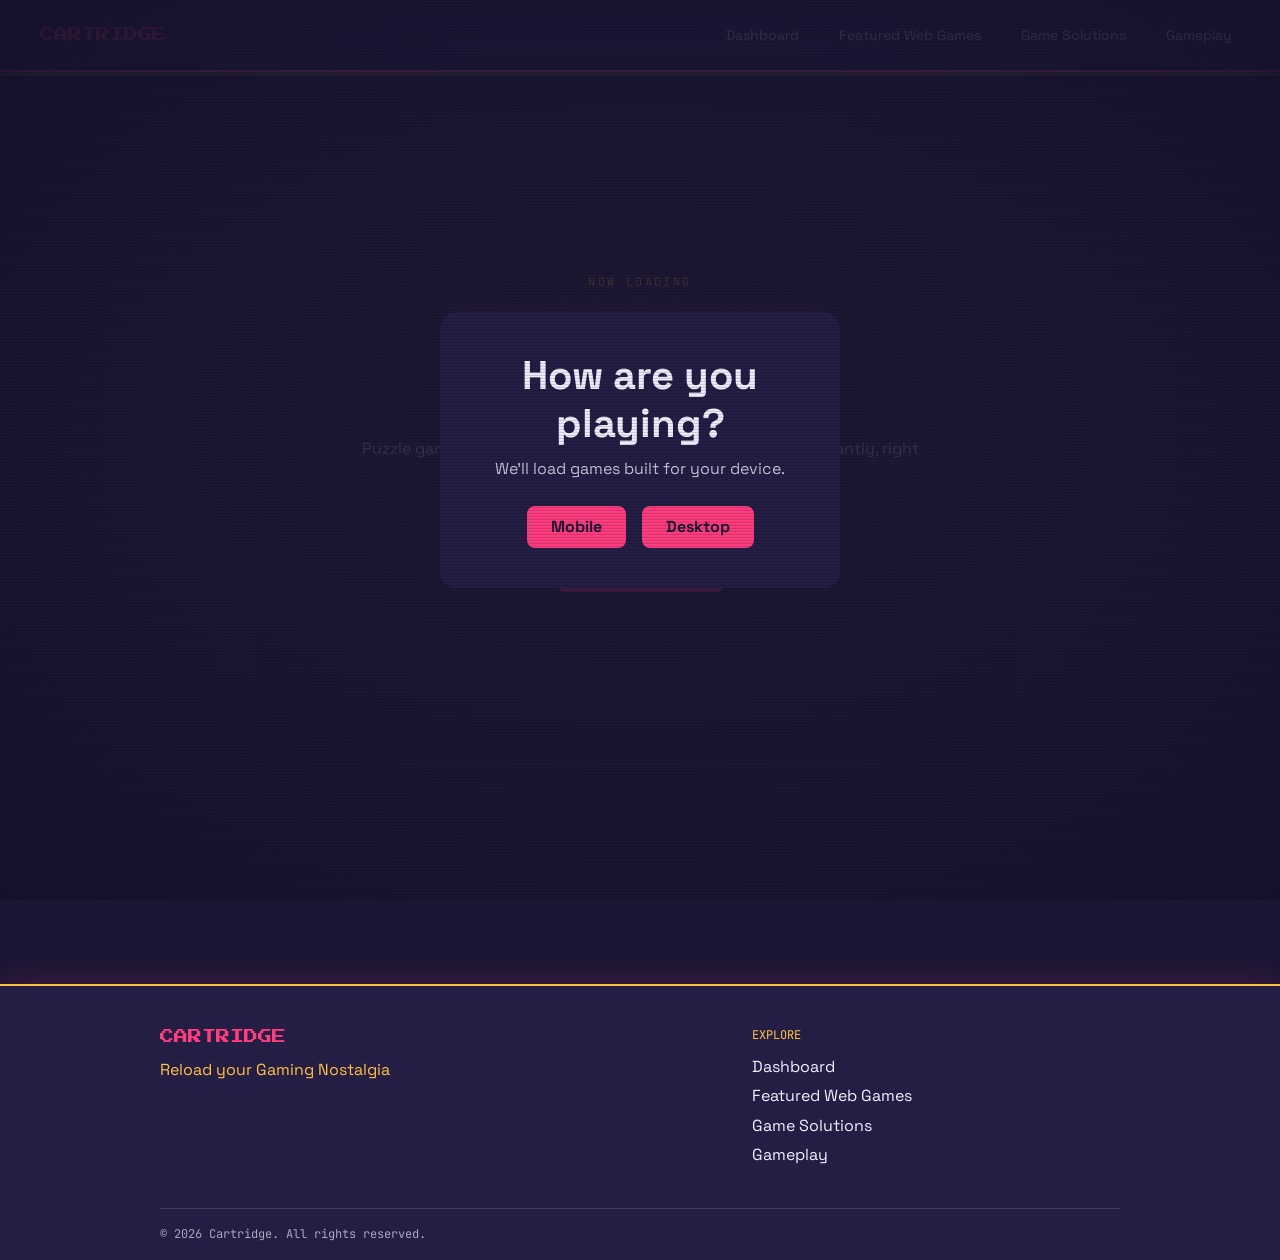
<file: index.html>
<!DOCTYPE html>
<html lang="en">
<head>
  <meta charset="UTF-8">
  <meta name="viewport" content="width=device-width, initial-scale=1.0">
  <title>Cartridge - Reload your Gaming Nostalgia</title>
  <meta name="description" content="Cartridge is a browser-based gaming platform. Play puzzle and brain-teaser games instantly, no downloads.">

  <!-- Favicon -->
  <link rel="icon" href="assets/images/ui/cartridge_icon.png">

  <!-- Fonts: Press Start 2P (display), Space Grotesk (body), JetBrains Mono (utility) -->
  <link rel="preconnect" href="https://fonts.googleapis.com">
  <link rel="preconnect" href="https://fonts.gstatic.com" crossorigin>
  <link href="https://fonts.googleapis.com/css2?family=Press+Start+2P&family=Space+Grotesk:wght@400;500;700&family=JetBrains+Mono:wght@400;500&display=swap" rel="stylesheet">

  <!-- Stylesheets: load order matters — tokens define variables everything below depends on -->
  <link rel="stylesheet" href="assets/css/tokens.css">
  <link rel="stylesheet" href="assets/css/base.css">
  <link rel="stylesheet" href="assets/css/components.css">
  <link rel="stylesheet" href="assets/css/landing.css">

  <!-- TODO: add Open Graph / social share meta tags once we have a share image -->
</head>
<body>

  <!-- ================= NAV ================= -->
  <!-- nav.js injects the shared header/tab-bar here so it only needs to be edited in one place -->
  <div id="site-nav"></div>

  <!-- ================= DEVICE CHECK MODAL ================= -->
  <!-- device-detect.js controls visibility + localStorage; markup lives here so it's styleable via components.css -->
  <div id="device-check-modal" class="modal" hidden>
    <div class="modal__content">
      <!-- TODO: replace placeholder copy once final wording is decided -->
      <h2 class="modal__title">How are you playing?</h2>
      <p class="modal__subtitle">We'll load games built for your device.</p>
      <div class="modal__actions">
        <button type="button" class="btn btn--primary" data-device="mobile">Mobile</button>
        <button type="button" class="btn btn--primary" data-device="desktop">Desktop</button>
      </div>
    </div>
  </div>

  <!-- ================= HERO ================= -->
  <main>
    <section class="hero" id="hero">
      <!-- Marquee lightbox concept: eyebrow tag, display headline, subtitle, CTA -->
      <p class="hero__eyebrow">Now Loading</p>
      <h1 class="hero__title">CARTRIDGE</h1>
      <p class="hero__subtitle">Reload your Gaming Nostalgia</p>
      <p class="hero__description">
        <!-- TODO: finalize hero copy — placeholder for now -->
        Puzzle games, brain teasers, and retro classics — playable instantly, right in your browser.
      </p>
      <a href="dashboard.html" class="btn btn--primary btn--large">Play Now</a>
    </section>

    <!-- ================= FEATURE PREVIEW STRIP ================= -->
    <!-- Optional teaser row for what's on the dashboard — placeholder structure, content TBD -->
    <section class="feature-preview" id="feature-preview">
      <!-- TODO: populate with 3-4 category teasers (Puzzle / Brain Teaser / Retro) once dashboard tiles exist -->
    </section>
  </main>

  <!-- ================= FOOTER ================= -->
  <footer class="site-footer">
    <div class="site-footer__grid">
      <div>
        <p class="site-footer__brand">CARTRIDGE</p>
        <p class="site-footer__tagline">Reload your Gaming Nostalgia</p>
      </div>
      <div>
        <p class="site-footer__heading">Explore</p>
        <nav class="site-footer__links" aria-label="Footer">
          <a class="site-footer__link" href="dashboard.html">Dashboard</a>
          <a class="site-footer__link" href="featured-web-games.html">Featured Web Games</a>
          <a class="site-footer__link" href="game-solutions.html">Game Solutions</a>
          <a class="site-footer__link" href="gameplay.html">Gameplay</a>
        </nav>
      </div>
    </div>
    <p class="site-footer__bottom">&copy; 2026 Cartridge. All rights reserved.</p>
  </footer>

  <!-- Scripts: load after DOM content -->
  <script src="assets/js/nav.js" defer></script>
  <script src="assets/js/device-detect.js" defer></script>

</body>
    </html>
</file>
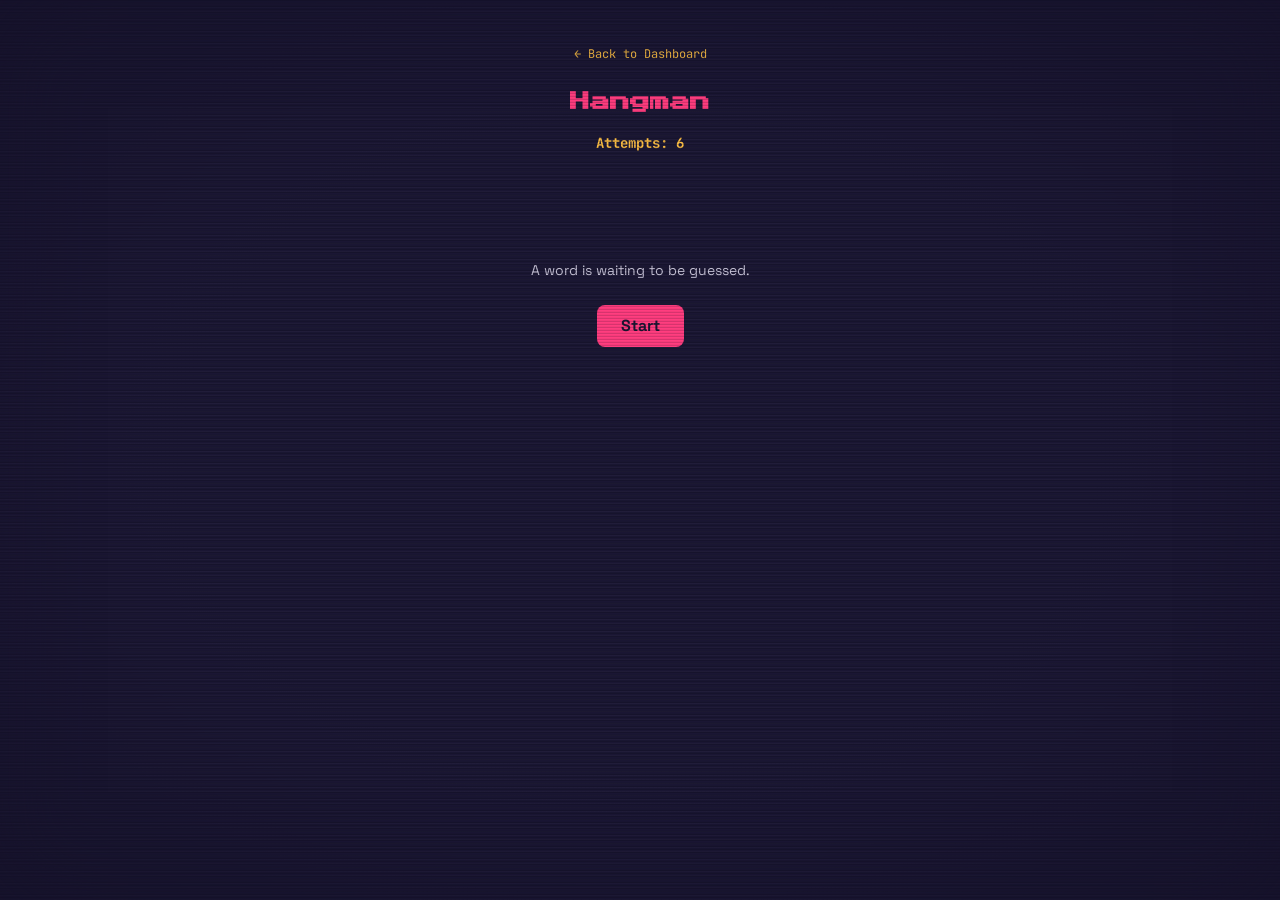
<file: games/brain-teaser/hangman/index.html>
<!DOCTYPE html>
<html lang="en">
<head>
  <meta charset="UTF-8">
  <meta name="viewport" content="width=device-width, initial-scale=1.0">
  <title>Hangman - Cartridge</title>
  <meta name="description" content="Guess the word one letter at a time before you run out of attempts.">

  <link rel="preconnect" href="https://fonts.googleapis.com">
  <link rel="preconnect" href="https://fonts.gstatic.com" crossorigin>
  <link href="https://fonts.googleapis.com/css2?family=Press+Start+2P&family=Space+Grotesk:wght@400;500;700&family=JetBrains+Mono:wght@400;500&display=swap" rel="stylesheet">

  <link rel="stylesheet" href="../../../assets/css/tokens.css">
  <link rel="stylesheet" href="../../../assets/css/base.css">
  <link rel="stylesheet" href="../../../assets/css/components.css">
  <link rel="stylesheet" href="style.css">
</head>
<body>

  <main class="game">

    <header class="game__header">
      <a href="../../../dashboard.html" class="game__back">&larr; Back to Dashboard</a>
      <h1 class="game__title">Hangman</h1>
      <div class="game__stats" aria-live="polite">
        <span class="game__stat" id="attempts-left">Attempts: 6</span>
      </div>
    </header>

    <!-- ================= START OVERLAY ================= -->
    <div class="start-overlay" id="start-overlay">
      <p class="start-overlay__message">A word is waiting to be guessed.</p>
      <button type="button" class="btn btn--primary" id="start-btn">Start</button>
    </div>

    <!-- ================= GAME BOARD ================= -->
    <section class="game__board" id="game-board" hidden>
      <canvas id="game-canvas" width="200" height="220" role="img" aria-label="Hangman figure"></canvas>

      <p class="word-display" id="word-display" aria-live="polite"></p>

      <div class="keyboard" id="keyboard" aria-label="Letter keyboard"></div>
    </section>

  </main>

  <!-- ================= RESULT MODAL ================= -->
  <div class="modal" id="result-modal" hidden>
    <div class="modal__content">
      <h2 class="modal__title" id="result-title"></h2>
      <p class="modal__subtitle" id="result-message"></p>
      <div class="modal__actions">
        <button type="button" class="btn btn--primary" id="result-btn"></button>
      </div>
    </div>
  </div>

  <script src="game.js" defer></script>

</body>
</html>
</file>
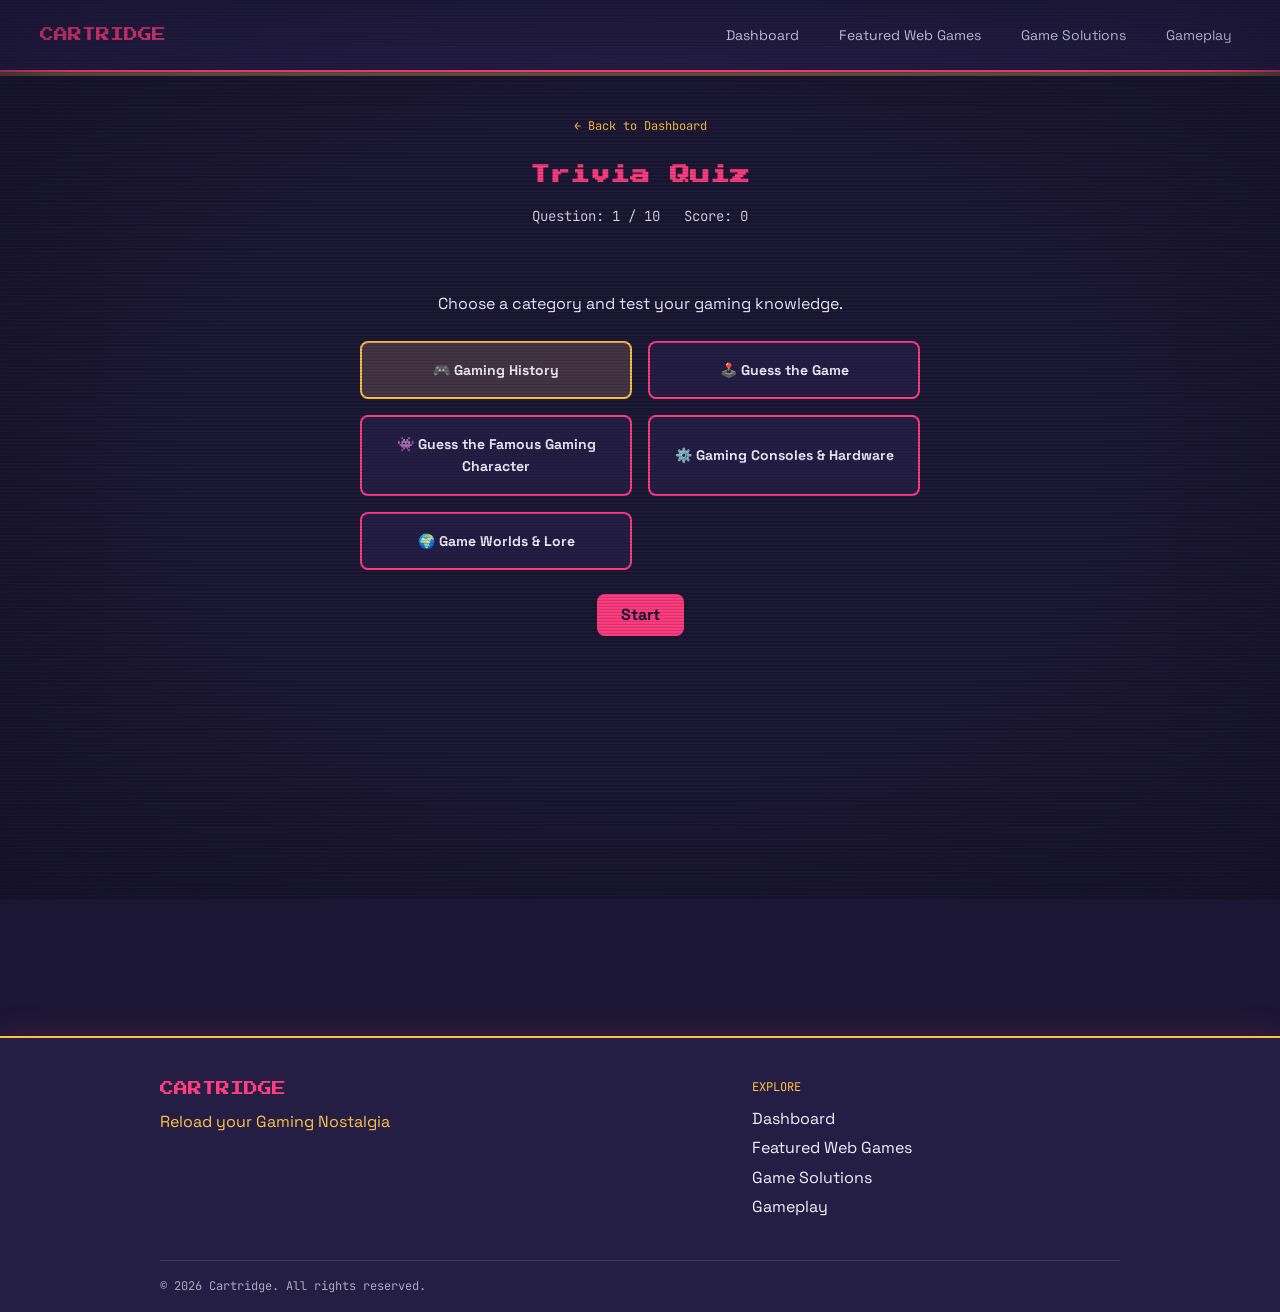
<file: games/brain-teaser/trivia-quiz/index.html>
<!DOCTYPE html>
<html lang="en">
<head>
  <meta charset="UTF-8">
  <meta name="viewport" content="width=device-width, initial-scale=1.0">
  <title>Trivia Quiz - Cartridge</title>
  <meta name="description" content="Test your gaming knowledge across 10 multiple-choice questions.">

  <!-- Fonts: Press Start 2P (display), Space Grotesk (body), JetBrains Mono (utility) -->
  <link rel="preconnect" href="https://fonts.googleapis.com">
  <link rel="preconnect" href="https://fonts.gstatic.com" crossorigin>
  <link href="https://fonts.googleapis.com/css2?family=Press+Start+2P&family=Space+Grotesk:wght@400;500;700&family=JetBrains+Mono:wght@400;500&display=swap" rel="stylesheet">

  <!-- Site tokens/base so the game visually matches the rest of Cartridge -->
  <link rel="stylesheet" href="../../../assets/css/tokens.css">
  <link rel="stylesheet" href="../../../assets/css/base.css">
  <link rel="stylesheet" href="../../../assets/css/components.css">

  <!-- Game-specific styles -->
  <link rel="stylesheet" href="style.css">
</head>
<body>

  <div id="site-nav"></div>

  <main class="game">

    <!-- ================= GAME HEADER ================= -->
    <header class="game__header">
      <a href="../../../dashboard.html" class="game__back">&larr; Back to Dashboard</a>
      <h1 class="game__title">Trivia Quiz</h1>
      <div class="game__stats" aria-live="polite">
        <span class="game__stat" id="question-progress">Question: 1 / 10</span>
        <span class="game__stat" id="score-count">Score: 0</span>
      </div>
    </header>

    <!-- ================= START OVERLAY ================= -->
    <div class="start-overlay" id="start-overlay">
      <div class="start-overlay__content">
        <p class="start-overlay__message">Choose a category and test your gaming knowledge.</p>
        <div class="category-picker" id="category-picker" aria-label="Trivia categories"></div>
        <button type="button" class="btn btn--primary" id="start-btn">Start</button>
      </div>
    </div>

    <!-- ================= GAME BOARD ================= -->
    <section class="game__board" id="game-board" aria-label="Trivia question" hidden>

      <p class="question-text" id="question-text"></p>

      <!-- game.js renders 4 answer buttons here -->
      <div class="answer-grid" id="answer-grid"></div>

      <p class="game__feedback" id="game-feedback" aria-live="polite"></p>

      <button type="button" class="btn btn--primary" id="next-btn" hidden>Next Question</button>

    </section>

    <!-- ================= WIN STATE MODAL ================= -->
    <div class="modal" id="game-modal" hidden>
      <div class="modal__content">
        <h2 class="modal__title">You Win!</h2>
        <p class="modal__subtitle" id="final-score"></p>
        <div class="modal__actions">
          <button type="button" class="btn btn--primary" id="new-game-btn">New Game</button>
        </div>
      </div>
    </div>

  </main>

  <footer class="site-footer">
    <div class="site-footer__grid">
      <div>
        <p class="site-footer__brand">CARTRIDGE</p>
        <p class="site-footer__tagline">Reload your Gaming Nostalgia</p>
      </div>
      <div>
        <p class="site-footer__heading">Explore</p>
        <nav class="site-footer__links" aria-label="Footer">
          <a class="site-footer__link" href="../../../dashboard.html">Dashboard</a>
          <a class="site-footer__link" href="../../../featured-web-games.html">Featured Web Games</a>
          <a class="site-footer__link" href="../../../game-solutions.html">Game Solutions</a>
          <a class="site-footer__link" href="../../../gameplay.html">Gameplay</a>
        </nav>
      </div>
    </div>
    <p class="site-footer__bottom">&copy; 2026 Cartridge. All rights reserved.</p>
  </footer>

  <!-- Scripts -->
  <script src="../../../assets/js/nav.js" defer></script>
  <script src="game.js" defer></script>

</body>
    </html>
</file>
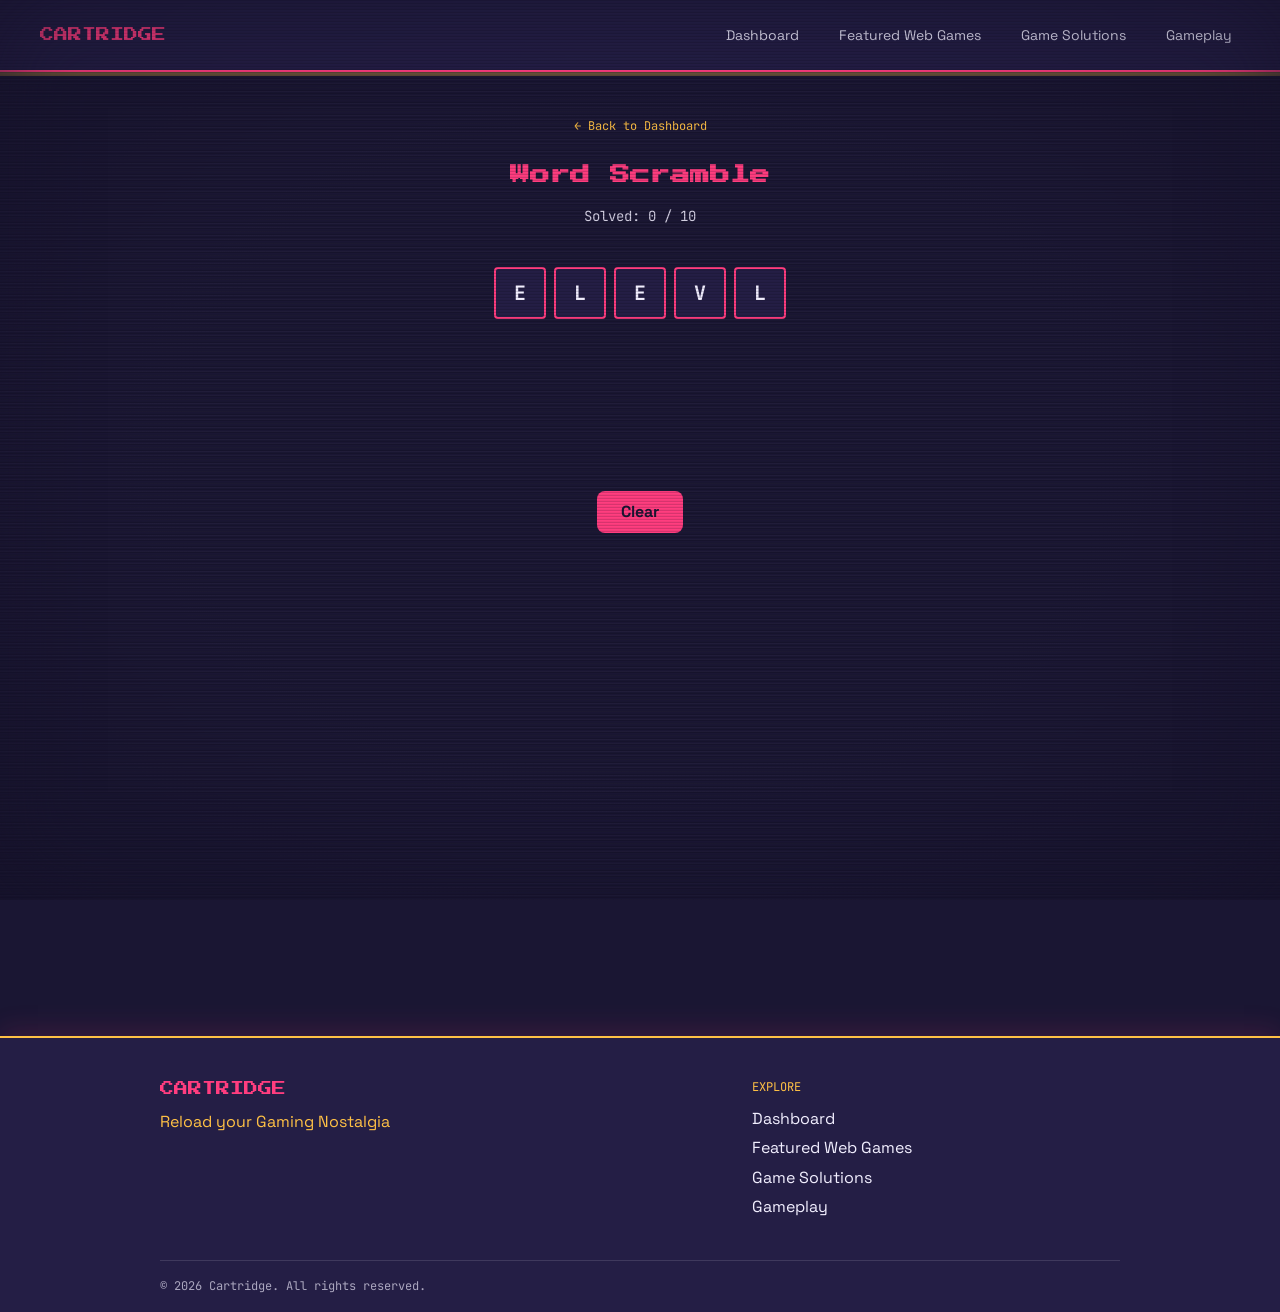
<file: games/brain-teaser/word-scramble/index.html>
<!DOCTYPE html>
<html lang="en">
<head>
  <meta charset="UTF-8">
  <meta name="viewport" content="width=device-width, initial-scale=1.0">
  <title>Word Scramble - Cartridge</title>
  <meta name="description" content="Unscramble the letters to reveal the hidden word.">

  <!-- Fonts: Press Start 2P (display), Space Grotesk (body), JetBrains Mono (utility) -->
  <link rel="preconnect" href="https://fonts.googleapis.com">
  <link rel="preconnect" href="https://fonts.gstatic.com" crossorigin>
  <link href="https://fonts.googleapis.com/css2?family=Press+Start+2P&family=Space+Grotesk:wght@400;500;700&family=JetBrains+Mono:wght@400;500&display=swap" rel="stylesheet">

  <!-- Site tokens/base so the game visually matches the rest of Cartridge -->
  <link rel="stylesheet" href="../../../assets/css/tokens.css">
  <link rel="stylesheet" href="../../../assets/css/base.css">
  <link rel="stylesheet" href="../../../assets/css/components.css">

  <!-- Game-specific styles -->
  <link rel="stylesheet" href="style.css">
</head>
<body>

  <div id="site-nav"></div>

  <main class="game">

    <!-- ================= GAME HEADER ================= -->
    <header class="game__header">
      <a href="../../../dashboard.html" class="game__back">&larr; Back to Dashboard</a>
      <h1 class="game__title">Word Scramble</h1>
      <div class="game__stats" aria-live="polite">
        <span class="game__stat" id="solved-count">Solved: 0 / 10</span>
      </div>
    </header>

    <!-- ================= START OVERLAY ================= -->
    <div class="start-overlay" id="start-overlay">
      <div class="start-overlay__content">
        <p class="start-overlay__message">Unscramble the letters to reveal the hidden word</p>
        <button type="button" class="btn btn--primary" id="start-btn">Start</button>
      </div>
    </div>

    <!-- ================= GAME BOARD ================= -->
    <section class="game__board" id="game-board" aria-label="Word scramble puzzle" hidden>

      <!-- Scrambled letters as clickable tiles - game.js renders these -->
      <div class="scramble-row" id="scramble-row"></div>

      <!-- Player's current answer, built from clicked letters - game.js renders these -->
      <div class="answer-row" id="answer-row" aria-label="Your current answer"></div>

      <p class="game__feedback" id="game-feedback" aria-live="polite"></p>

      <div class="game__actions">
        <button type="button" class="btn btn--primary" id="clear-btn">Clear</button>
        <button type="button" class="btn btn--primary" id="next-btn" hidden>Next Word</button>
      </div>

    </section>

    <!-- ================= WIN STATE MODAL ================= -->
    <div class="modal" id="game-modal" hidden>
      <div class="modal__content">
        <h2 class="modal__title">You Win!</h2>
        <p class="modal__subtitle">You solved every word!</p>
        <div class="modal__actions">
          <button type="button" class="btn btn--primary" id="new-game-btn">New Game</button>
        </div>
      </div>
    </div>

  </main>

  <footer class="site-footer">
    <div class="site-footer__grid">
      <div>
        <p class="site-footer__brand">CARTRIDGE</p>
        <p class="site-footer__tagline">Reload your Gaming Nostalgia</p>
      </div>
      <div>
        <p class="site-footer__heading">Explore</p>
        <nav class="site-footer__links" aria-label="Footer">
          <a class="site-footer__link" href="../../../dashboard.html">Dashboard</a>
          <a class="site-footer__link" href="../../../featured-web-games.html">Featured Web Games</a>
          <a class="site-footer__link" href="../../../game-solutions.html">Game Solutions</a>
          <a class="site-footer__link" href="../../../gameplay.html">Gameplay</a>
        </nav>
      </div>
    </div>
    <p class="site-footer__bottom">&copy; 2026 Cartridge. All rights reserved.</p>
  </footer>

  <!-- Scripts -->
  <script src="../../../assets/js/nav.js" defer></script>
  <script src="game.js" defer></script>

</body>
</html>
</file>
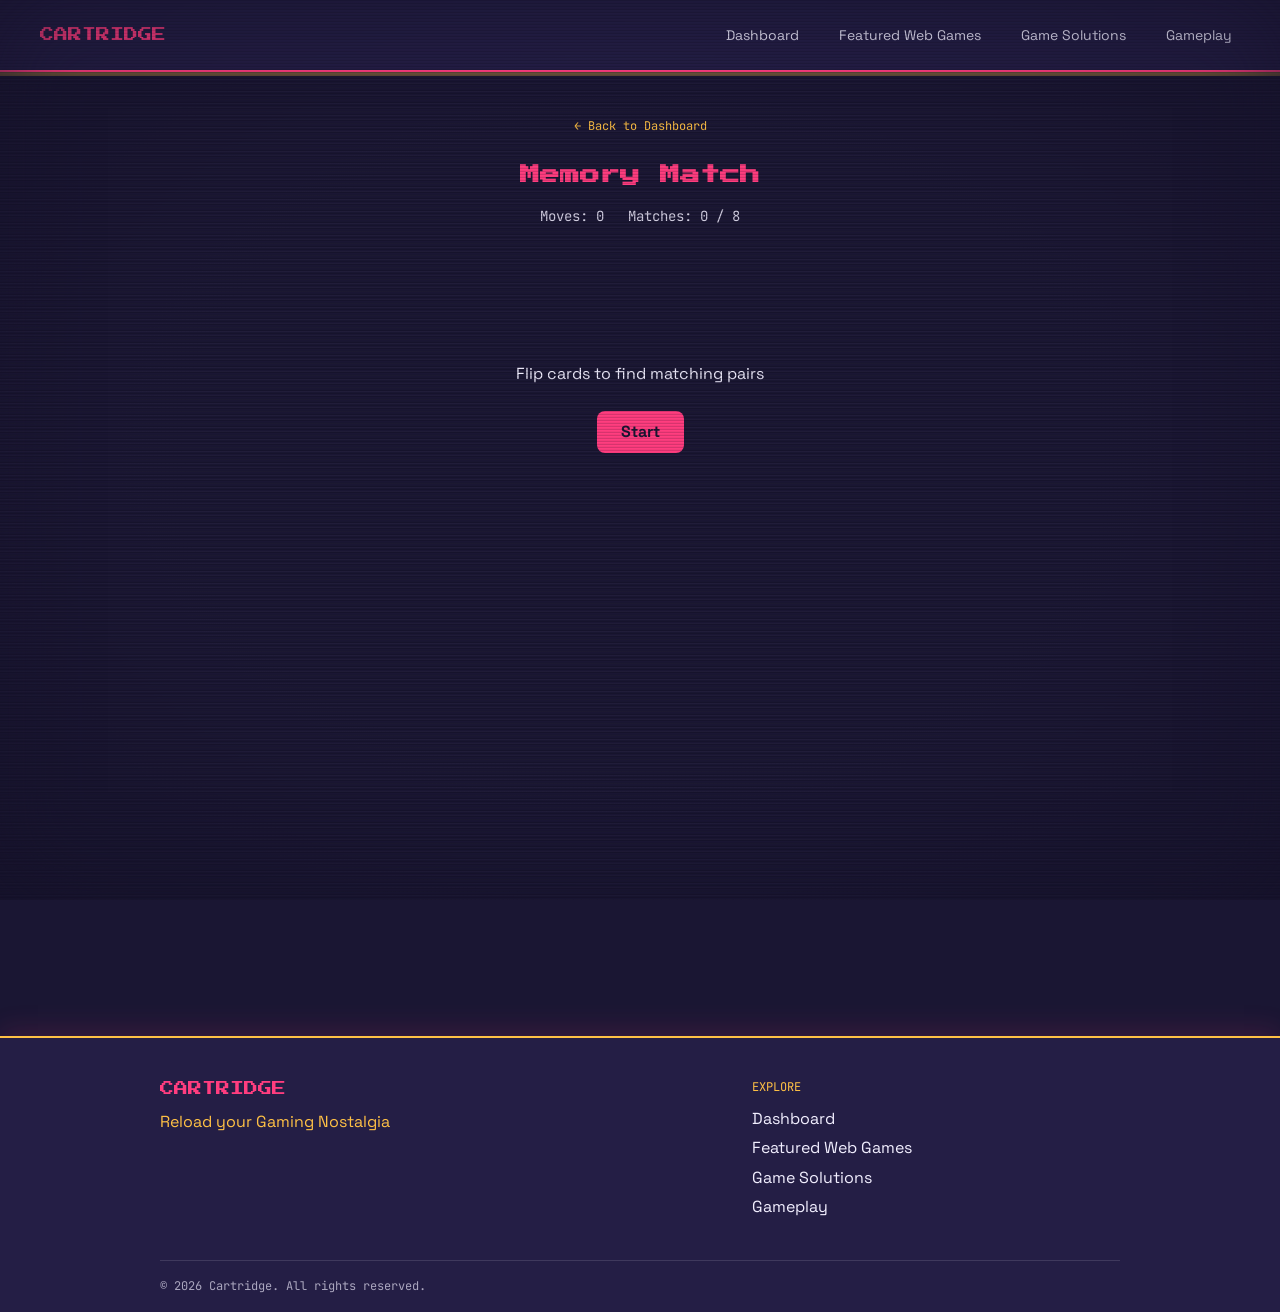
<file: games/puzzle/memory-match/index.html>
<!DOCTYPE html>
<html lang="en">
<head>
  <meta charset="UTF-8">
  <meta name="viewport" content="width=device-width, initial-scale=1.0">
  <title>Memory Match - Cartridge</title>
  <meta name="description" content="Flip cards, find matching pairs, beat your best score.">

  <!-- Fonts: Press Start 2P (display), Space Grotesk (body), JetBrains Mono (utility) -->
  <link rel="preconnect" href="https://fonts.googleapis.com">
  <link rel="preconnect" href="https://fonts.gstatic.com" crossorigin>
  <link href="https://fonts.googleapis.com/css2?family=Press+Start+2P&family=Space+Grotesk:wght@400;500;700&family=JetBrains+Mono:wght@400;500&display=swap" rel="stylesheet">

  <!-- Site tokens/base so the game visually matches the rest of Cartridge -->
  <link rel="stylesheet" href="../../../assets/css/tokens.css">
  <link rel="stylesheet" href="../../../assets/css/base.css">
  <link rel="stylesheet" href="../../../assets/css/components.css">

  <!-- Game-specific styles -->
  <link rel="stylesheet" href="style.css">
</head>
<body>

  <div id="site-nav"></div>

  <main class="game">

    <!-- ================= GAME HEADER ================= -->
    <header class="game__header">
      <a href="../../../dashboard.html" class="game__back">&larr; Back to Dashboard</a>
      <h1 class="game__title">Memory Match</h1>
      <div class="game__stats" aria-live="polite">
        <span class="game__stat" id="move-count">Moves: 0</span>
        <span class="game__stat" id="match-count">Matches: 0 / 8</span>
      </div>
    </header>

    <!-- ================= START OVERLAY ================= -->
    <div class="start-overlay" id="start-overlay">
      <div class="start-overlay__content">
        <p class="start-overlay__message">Flip cards to find matching pairs</p>
        <button type="button" class="btn btn--primary" id="start-btn">Start</button>
      </div>
    </div>

    <!-- ================= GAME BOARD ================= -->
    <!-- game.js renders card elements into this grid on load -->
    <section class="game__board" id="game-board" aria-label="Memory match card grid" hidden></section>

    <!-- ================= WIN STATE MODAL ================= -->
    <div class="modal" id="game-modal" hidden>
      <div class="modal__content">
        <h2 class="modal__title">You Win!</h2>
        <p class="modal__subtitle" id="final-move-count"></p>
        <div class="modal__actions">
          <button type="button" class="btn btn--primary" id="new-game-btn">New Game</button>
        </div>
      </div>
    </div>

  </main>

  <footer class="site-footer">
    <div class="site-footer__grid">
      <div>
        <p class="site-footer__brand">CARTRIDGE</p>
        <p class="site-footer__tagline">Reload your Gaming Nostalgia</p>
      </div>
      <div>
        <p class="site-footer__heading">Explore</p>
        <nav class="site-footer__links" aria-label="Footer">
          <a class="site-footer__link" href="../../../dashboard.html">Dashboard</a>
          <a class="site-footer__link" href="../../../featured-web-games.html">Featured Web Games</a>
          <a class="site-footer__link" href="../../../game-solutions.html">Game Solutions</a>
          <a class="site-footer__link" href="../../../gameplay.html">Gameplay</a>
        </nav>
      </div>
    </div>
    <p class="site-footer__bottom">&copy; 2026 Cartridge. All rights reserved.</p>
  </footer>

  <!-- Scripts -->
  <script src="../../../assets/js/nav.js" defer></script>
  <script src="game.js" defer></script>

</body>
</html>
</file>
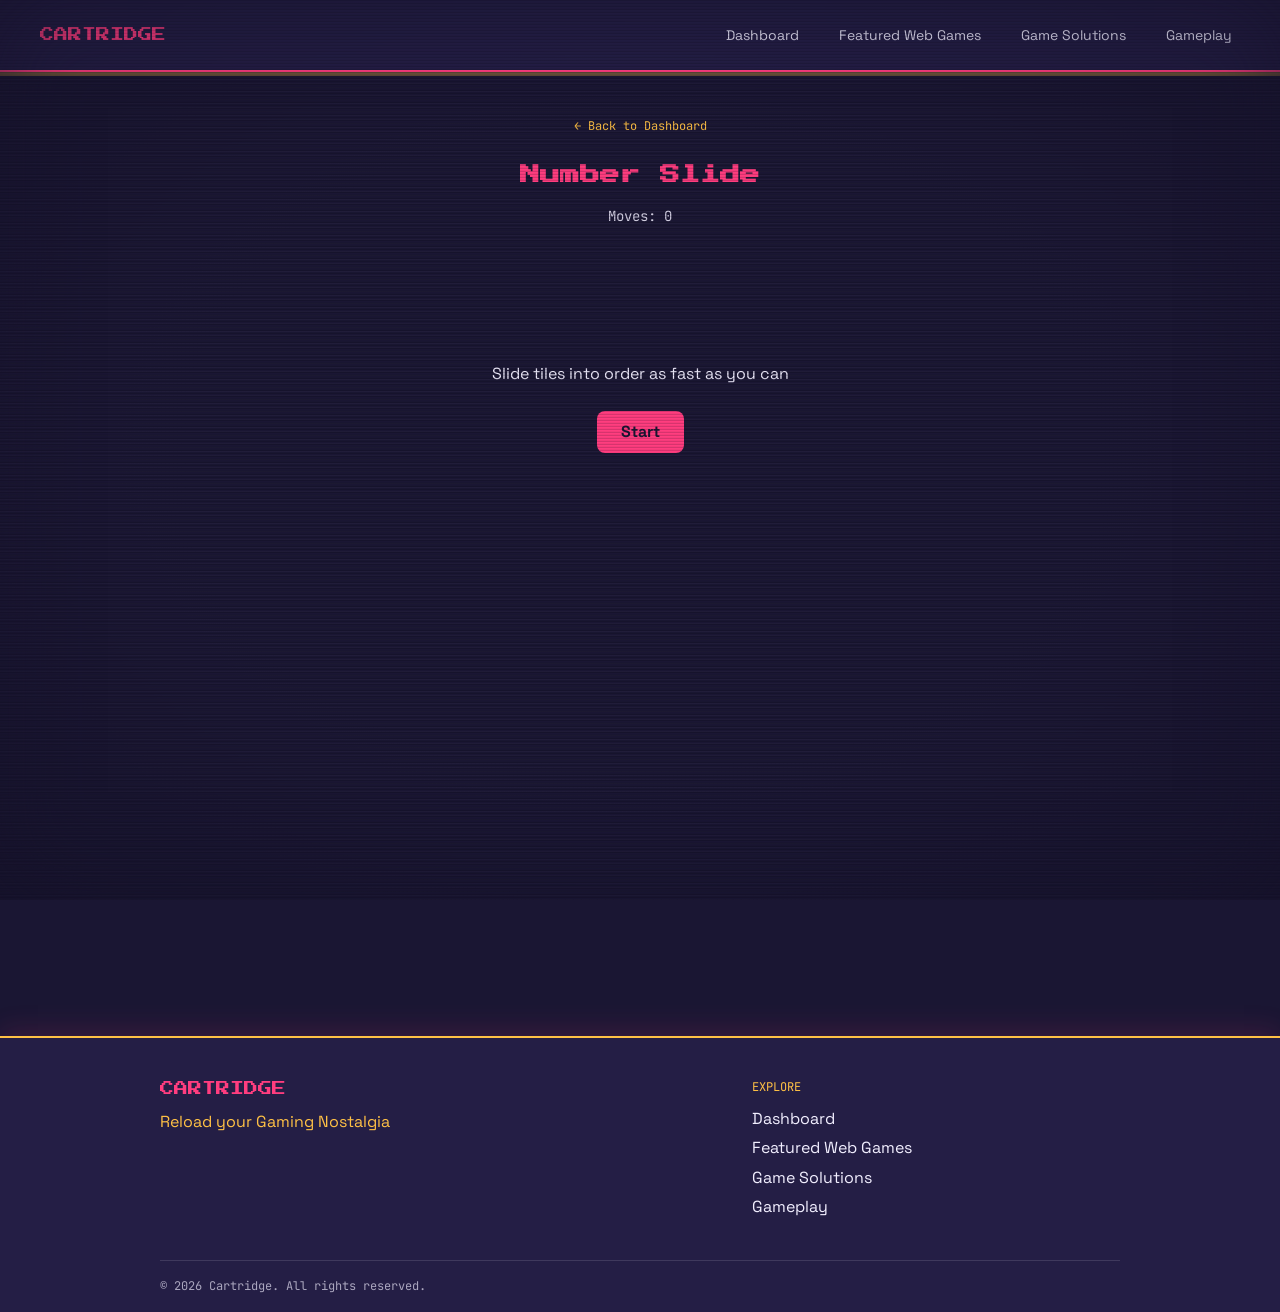
<file: games/puzzle/number-slide/index.html>
<!DOCTYPE html>
<html lang="en">
<head>
  <meta charset="UTF-8">
  <meta name="viewport" content="width=device-width, initial-scale=1.0">
  <title>Number Slide - Cartridge</title>
  <meta name="description" content="Slide tiles into order, 1 through 15, as fast as you can.">

  <!-- Fonts: Press Start 2P (display), Space Grotesk (body), JetBrains Mono (utility) -->
  <link rel="preconnect" href="https://fonts.googleapis.com">
  <link rel="preconnect" href="https://fonts.gstatic.com" crossorigin>
  <link href="https://fonts.googleapis.com/css2?family=Press+Start+2P&family=Space+Grotesk:wght@400;500;700&family=JetBrains+Mono:wght@400;500&display=swap" rel="stylesheet">

  <!-- Site tokens/base so the game visually matches the rest of Cartridge -->
  <link rel="stylesheet" href="../../../assets/css/tokens.css">
  <link rel="stylesheet" href="../../../assets/css/base.css">
  <link rel="stylesheet" href="../../../assets/css/components.css">

  <!-- Game-specific styles -->
  <link rel="stylesheet" href="style.css">
</head>
<body>

  <div id="site-nav"></div>

  <main class="game">

    <!-- ================= GAME HEADER ================= -->
    <header class="game__header">
      <a href="../../../dashboard.html" class="game__back">&larr; Back to Dashboard</a>
      <h1 class="game__title">Number Slide</h1>
      <div class="game__stats" aria-live="polite">
        <span class="game__stat" id="move-count">Moves: 0</span>
      </div>
    </header>

    <!-- ================= START OVERLAY ================= -->
    <div class="start-overlay" id="start-overlay">
      <div class="start-overlay__content">
        <p class="start-overlay__message">Slide tiles into order as fast as you can</p>
        <button type="button" class="btn btn--primary" id="start-btn">Start</button>
      </div>
    </div>

    <!-- ================= GAME BOARD ================= -->
    <!-- game.js renders tile elements into this grid on load -->
    <section class="game__board" id="game-board" aria-label="Number slide puzzle grid" hidden></section>

    <!-- ================= GAME OVER MODAL ================= -->
    <div class="modal" id="game-modal" hidden>
      <div class="modal__content">
        <h2 class="modal__title">Solved!</h2>
        <p class="modal__subtitle" id="final-move-count"></p>
        <div class="modal__actions">
          <button type="button" class="btn btn--primary" id="try-again-btn">Try Again</button>
        </div>
      </div>
    </div>

  </main>

  <footer class="site-footer">
    <div class="site-footer__grid">
      <div>
        <p class="site-footer__brand">CARTRIDGE</p>
        <p class="site-footer__tagline">Reload your Gaming Nostalgia</p>
      </div>
      <div>
        <p class="site-footer__heading">Explore</p>
        <nav class="site-footer__links" aria-label="Footer">
          <a class="site-footer__link" href="../../../dashboard.html">Dashboard</a>
          <a class="site-footer__link" href="../../../featured-web-games.html">Featured Web Games</a>
          <a class="site-footer__link" href="../../../game-solutions.html">Game Solutions</a>
          <a class="site-footer__link" href="../../../gameplay.html">Gameplay</a>
        </nav>
      </div>
    </div>
    <p class="site-footer__bottom">&copy; 2026 Cartridge. All rights reserved.</p>
  </footer>

  <!-- Scripts -->
  <script src="../../../assets/js/nav.js" defer></script>
  <script src="game.js" defer></script>

</body>
</html>
</file>
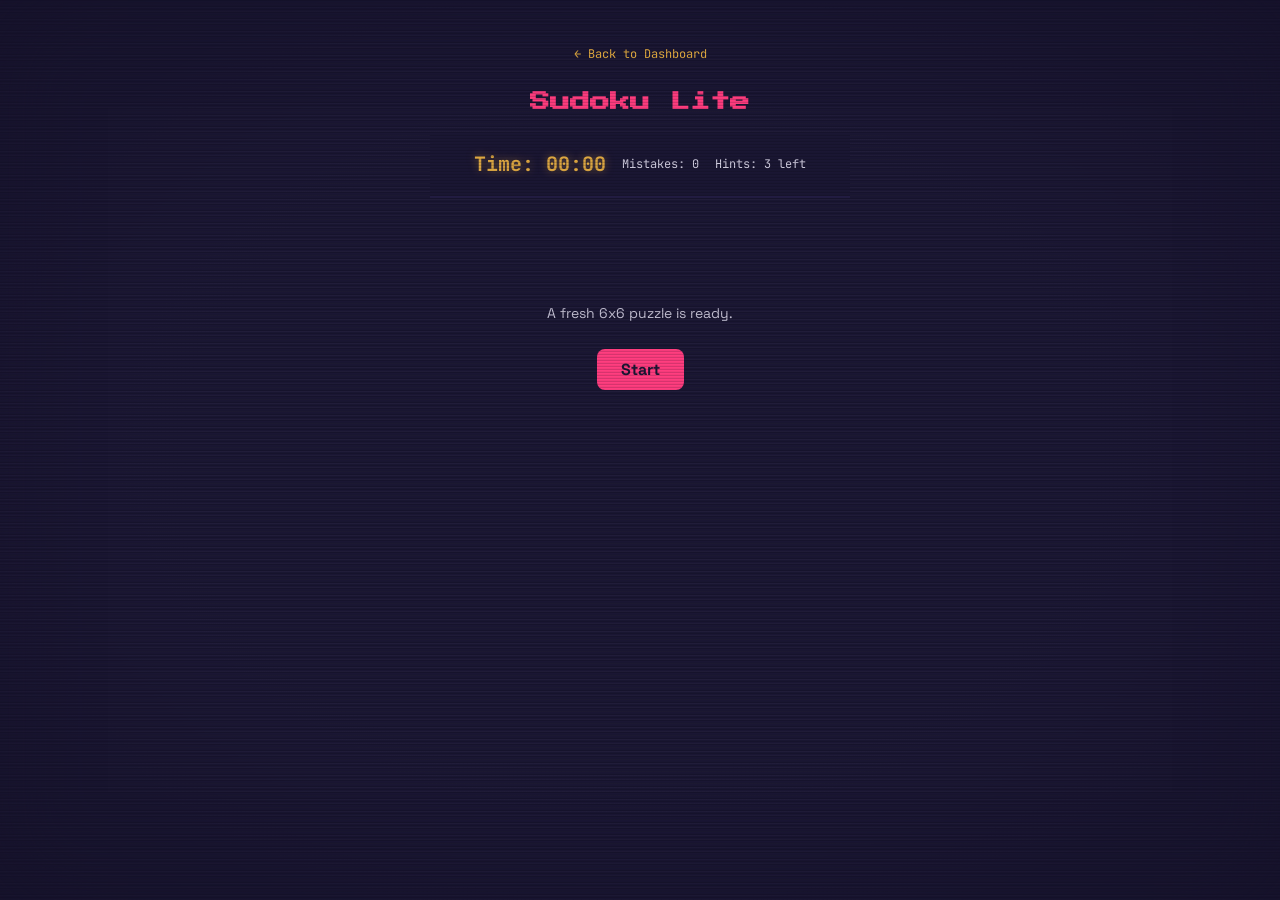
<file: games/puzzle/sudoku-lite/index.html>
<!DOCTYPE html>
<html lang="en">
<head>
  <meta charset="UTF-8">
  <meta name="viewport" content="width=device-width, initial-scale=1.0">
  <title>Sudoku Lite - Cartridge</title>
  <meta name="description" content="A simplified 6x6 sudoku. Fill every row, column, and box with 1-6.">

  <!-- Fonts: Press Start 2P (display), Space Grotesk (body), JetBrains Mono (utility) -->
  <link rel="preconnect" href="https://fonts.googleapis.com">
  <link rel="preconnect" href="https://fonts.gstatic.com" crossorigin>
  <link href="https://fonts.googleapis.com/css2?family=Press+Start+2P&family=Space+Grotesk:wght@400;500;700&family=JetBrains+Mono:wght@400;500&display=swap" rel="stylesheet">

  <!-- Site tokens/base so the game visually matches the rest of Cartridge -->
  <link rel="stylesheet" href="../../../assets/css/tokens.css">
  <link rel="stylesheet" href="../../../assets/css/base.css">
  <link rel="stylesheet" href="../../../assets/css/components.css">

  <!-- Game-specific styles -->
  <link rel="stylesheet" href="style.css">
</head>
<body>

  <main class="game">

    <!-- ================= GAME HEADER ================= -->
    <header class="game__header">
      <a href="../../../dashboard.html" class="game__back">&larr; Back to Dashboard</a>
      <h1 class="game__title">Sudoku Lite</h1>
      <div class="game__stats" aria-live="off">
        <span class="game__stat game__timer" id="timer-display">Time: 00:00</span>
        <span class="game__stat" id="mistake-count" aria-live="polite">Mistakes: 0</span>
        <span class="game__stat" id="hint-count" aria-live="polite">Hints: 3 left</span>
      </div>
    </header>

    <!-- ================= START OVERLAY ================= -->
    <!-- Shown before play begins - timer only starts once the player clicks Start -->
    <div class="start-overlay" id="start-overlay">
      <p class="start-overlay__message">A fresh 6x6 puzzle is ready.</p>
      <button type="button" class="btn btn--primary" id="start-btn">Start</button>
    </div>

    <!-- ================= GAME BOARD ================= -->
    <!-- game.js renders the 6x6 grid of cells here - hidden until Start is pressed -->
    <section class="game__board" id="game-board" aria-label="Sudoku 6 by 6 grid" hidden></section>

    <!-- Number picker - tap a cell, then tap a number to fill it -->
    <div class="number-picker" id="number-picker" aria-label="Number picker" hidden>
      <button type="button" class="number-picker__btn" data-number="1">1</button>
      <button type="button" class="number-picker__btn" data-number="2">2</button>
      <button type="button" class="number-picker__btn" data-number="3">3</button>
      <button type="button" class="number-picker__btn" data-number="4">4</button>
      <button type="button" class="number-picker__btn" data-number="5">5</button>
      <button type="button" class="number-picker__btn" data-number="6">6</button>
      <button type="button" class="number-picker__btn number-picker__btn--clear" data-number="0">&times;</button>
    </div>

    <!-- Secondary actions - hint reveals a correct number, reset clears entries without touching the timer -->
    <div class="game__actions" id="game-actions" hidden>
      <button type="button" class="btn btn--primary" id="hint-btn">Hint</button>
      <button type="button" class="btn btn--primary" id="reset-btn">Reset</button>
    </div>

    <!-- ================= WIN STATE ================= -->
    <div class="game__win" id="game-win" hidden>
      <p class="game__win-message">Solved!</p>
      <p class="game__win-stat" id="final-stats"></p>
      <button type="button" class="btn btn--primary" id="restart-btn">New Puzzle</button>
    </div>

  </main>

  <!-- Scripts -->
  <script src="game.js" defer></script>

</body>
</html>
</file>
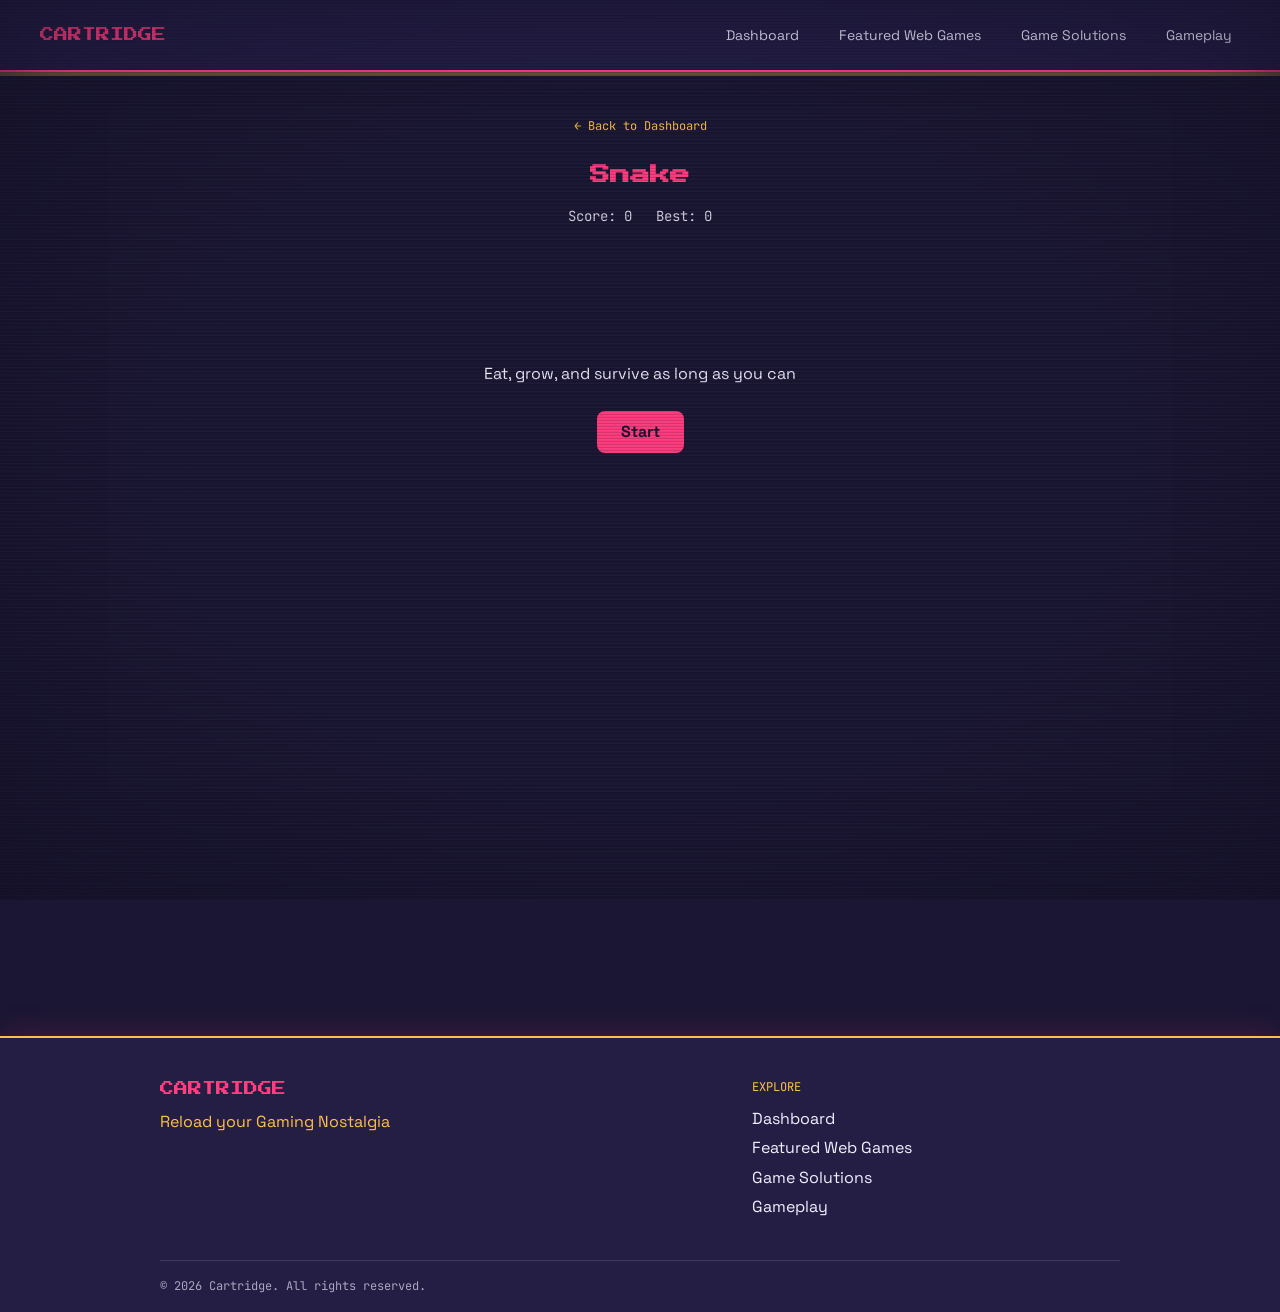
<file: games/retro/snake/index.html>
<!DOCTYPE html>
<html lang="en">
<head>
  <meta charset="UTF-8">
  <meta name="viewport" content="width=device-width, initial-scale=1.0">
  <title>Snake - Cartridge</title>
  <meta name="description" content="Classic Snake. Eat, grow, don't hit the walls or yourself.">

  <!-- Fonts: Press Start 2P (display), Space Grotesk (body), JetBrains Mono (utility) -->
  <link rel="preconnect" href="https://fonts.googleapis.com">
  <link rel="preconnect" href="https://fonts.gstatic.com" crossorigin>
  <link href="https://fonts.googleapis.com/css2?family=Press+Start+2P&family=Space+Grotesk:wght@400;500;700&family=JetBrains+Mono:wght@400;500&display=swap" rel="stylesheet">

  <!-- Site tokens/base so the game visually matches the rest of Cartridge -->
  <link rel="stylesheet" href="../../../assets/css/tokens.css">
  <link rel="stylesheet" href="../../../assets/css/base.css">
  <link rel="stylesheet" href="../../../assets/css/components.css">

  <!-- Game-specific styles -->
  <link rel="stylesheet" href="style.css">
</head>
<body>

  <div id="site-nav"></div>

  <main class="game">

    <!-- ================= GAME HEADER ================= -->
    <header class="game__header">
      <a href="../../../dashboard.html" class="game__back">&larr; Back to Dashboard</a>
      <h1 class="game__title">Snake</h1>
      <div class="game__stats" aria-live="polite">
        <span class="game__stat" id="score-count">Score: 0</span>
        <span class="game__stat" id="best-score">Best: 0</span>
      </div>
    </header>

    <!-- ================= START OVERLAY ================= -->
    <div class="start-overlay" id="start-overlay">
      <div class="start-overlay__content">
        <p class="start-overlay__message">Eat, grow, and survive as long as you can</p>
        <button type="button" class="btn btn--primary" id="start-btn">Start</button>
      </div>
    </div>

    <!-- ================= GAME BOARD ================= -->
    <!-- game.js draws the snake/food onto this canvas each frame -->
    <section class="game__board" id="game-board" hidden>
      <canvas id="game-canvas" width="400" height="400" role="img" aria-label="Snake game board"></canvas>

      <!-- On-screen controls for mobile/touch - keyboard arrows work too -->
      <div class="dpad" id="dpad" aria-label="Directional controls">
        <button type="button" class="dpad__btn dpad__btn--up" data-direction="up" aria-label="Move up">&uarr;</button>
        <button type="button" class="dpad__btn dpad__btn--left" data-direction="left" aria-label="Move left">&larr;</button>
        <button type="button" class="dpad__btn dpad__btn--right" data-direction="right" aria-label="Move right">&rarr;</button>
        <button type="button" class="dpad__btn dpad__btn--down" data-direction="down" aria-label="Move down">&darr;</button>
      </div>
    </section>

    <!-- ================= GAME OVER MODAL ================= -->
    <div class="modal" id="game-modal" hidden>
      <div class="modal__content">
        <h2 class="modal__title">Game Over</h2>
        <p class="modal__subtitle" id="final-score"></p>
        <div class="modal__actions">
          <button type="button" class="btn btn--primary" id="try-again-btn">Try Again</button>
        </div>
      </div>
    </div>

  </main>

  <footer class="site-footer">
    <div class="site-footer__grid">
      <div>
        <p class="site-footer__brand">CARTRIDGE</p>
        <p class="site-footer__tagline">Reload your Gaming Nostalgia</p>
      </div>
      <div>
        <p class="site-footer__heading">Explore</p>
        <nav class="site-footer__links" aria-label="Footer">
          <a class="site-footer__link" href="../../../dashboard.html">Dashboard</a>
          <a class="site-footer__link" href="../../../featured-web-games.html">Featured Web Games</a>
          <a class="site-footer__link" href="../../../game-solutions.html">Game Solutions</a>
          <a class="site-footer__link" href="../../../gameplay.html">Gameplay</a>
        </nav>
      </div>
    </div>
    <p class="site-footer__bottom">&copy; 2026 Cartridge. All rights reserved.</p>
  </footer>

  <!-- Scripts -->
  <script src="../../../assets/js/nav.js" defer></script>
  <script src="game.js" defer></script>

</body>
    </html>
</file>
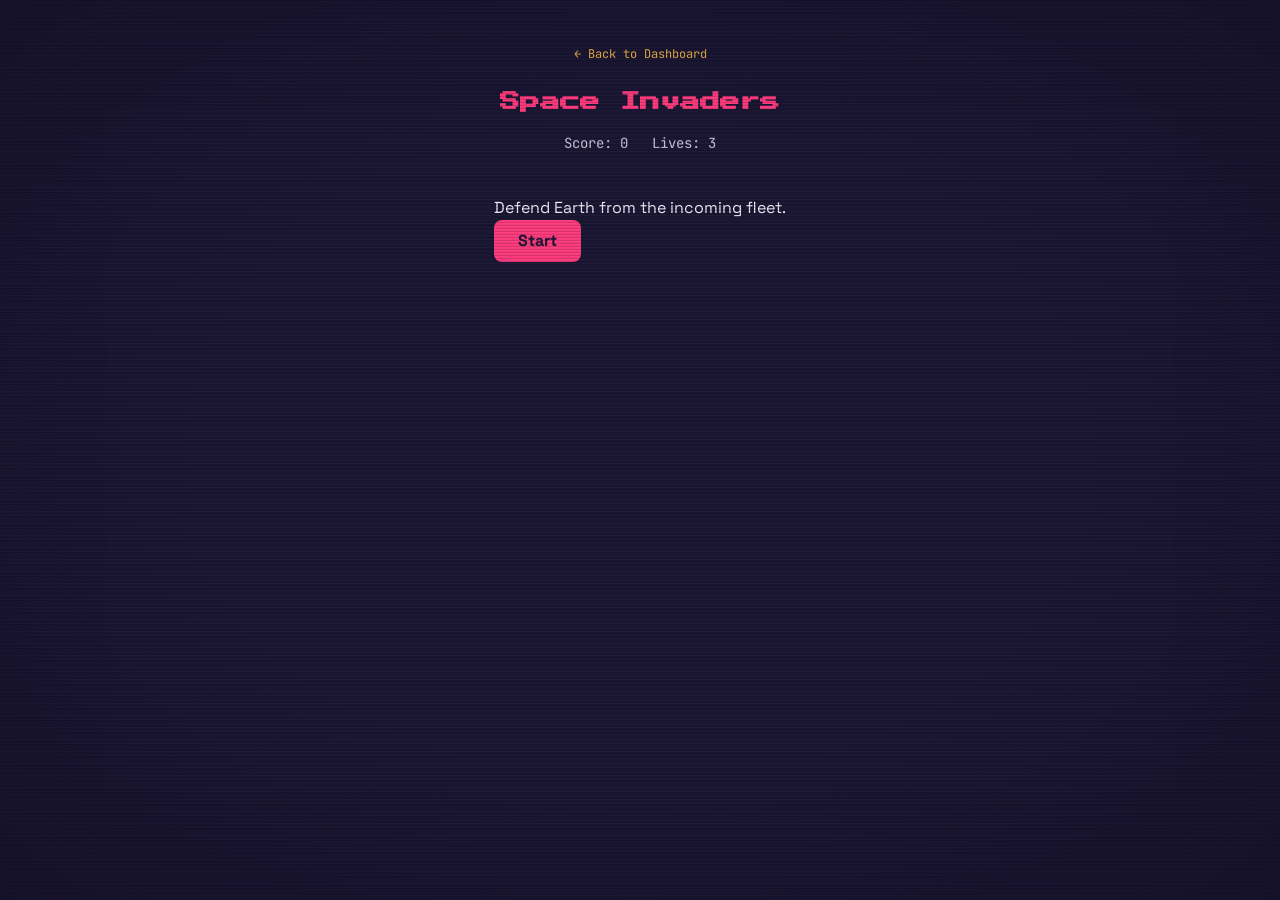
<file: games/retro/space-invaders/index.html>
<!DOCTYPE html>
<html lang="en">
<head>
  <meta charset="UTF-8">
  <meta name="viewport" content="width=device-width, initial-scale=1.0">
  <title>Space Invaders - Cartridge</title>
  <meta name="description" content="Defend Earth. Shoot the invaders before they reach you.">

  <!-- Fonts: Press Start 2P (display), Space Grotesk (body), JetBrains Mono (utility) -->
  <link rel="preconnect" href="https://fonts.googleapis.com">
  <link rel="preconnect" href="https://fonts.gstatic.com" crossorigin>
  <link href="https://fonts.googleapis.com/css2?family=Press+Start+2P&family=Space+Grotesk:wght@400;500;700&family=JetBrains+Mono:wght@400;500&display=swap" rel="stylesheet">

  <!-- Site tokens/base so the game visually matches the rest of Cartridge -->
  <link rel="stylesheet" href="../../../assets/css/tokens.css">
  <link rel="stylesheet" href="../../../assets/css/base.css">
  <link rel="stylesheet" href="../../../assets/css/components.css">

  <!-- Game-specific styles -->
  <link rel="stylesheet" href="style.css">
</head>
<body>

  <main class="game">

    <!-- ================= GAME HEADER ================= -->
    <header class="game__header">
      <a href="../../../dashboard.html" class="game__back">&larr; Back to Dashboard</a>
      <h1 class="game__title">Space Invaders</h1>
      <div class="game__stats" aria-live="polite">
        <span class="game__stat" id="score-count">Score: 0</span>
        <span class="game__stat" id="lives-count">Lives: 3</span>
      </div>
    </header>

    <div class="start-overlay" id="start-overlay">
      <p class="start-overlay__message">Defend Earth from the incoming fleet.</p>
      <button type="button" class="btn btn--primary" id="start-btn">Start</button>
    </div>

    <!-- ================= GAME BOARD ================= -->
    <section class="game__board" id="game-board" hidden>
      <canvas id="game-canvas" width="400" height="450" role="img" aria-label="Space Invaders game board"></canvas>

      <!-- On-screen controls for mobile/touch - keyboard arrows + space work too -->
      <div class="controls" id="controls" aria-label="Ship controls">
        <button type="button" class="controls__btn controls__btn--left" data-action="left" aria-label="Move left">&larr;</button>
        <button type="button" class="controls__btn controls__btn--fire" data-action="fire" aria-label="Fire">FIRE</button>
        <button type="button" class="controls__btn controls__btn--right" data-action="right" aria-label="Move right">&rarr;</button>
      </div>
    </section>

    <!-- ================= GAME OVER / WIN STATE ================= -->
    <div class="game__win" id="game-win" hidden>
      <p class="game__win-message" id="end-message">Game Over</p>
      <p class="game__win-stat" id="final-score"></p>
      <button type="button" class="btn btn--primary" id="restart-btn">Play Again</button>
    </div>

  </main>

  <!-- Scripts -->
  <script src="game.js" defer></script>

</body>
</html>
</file>
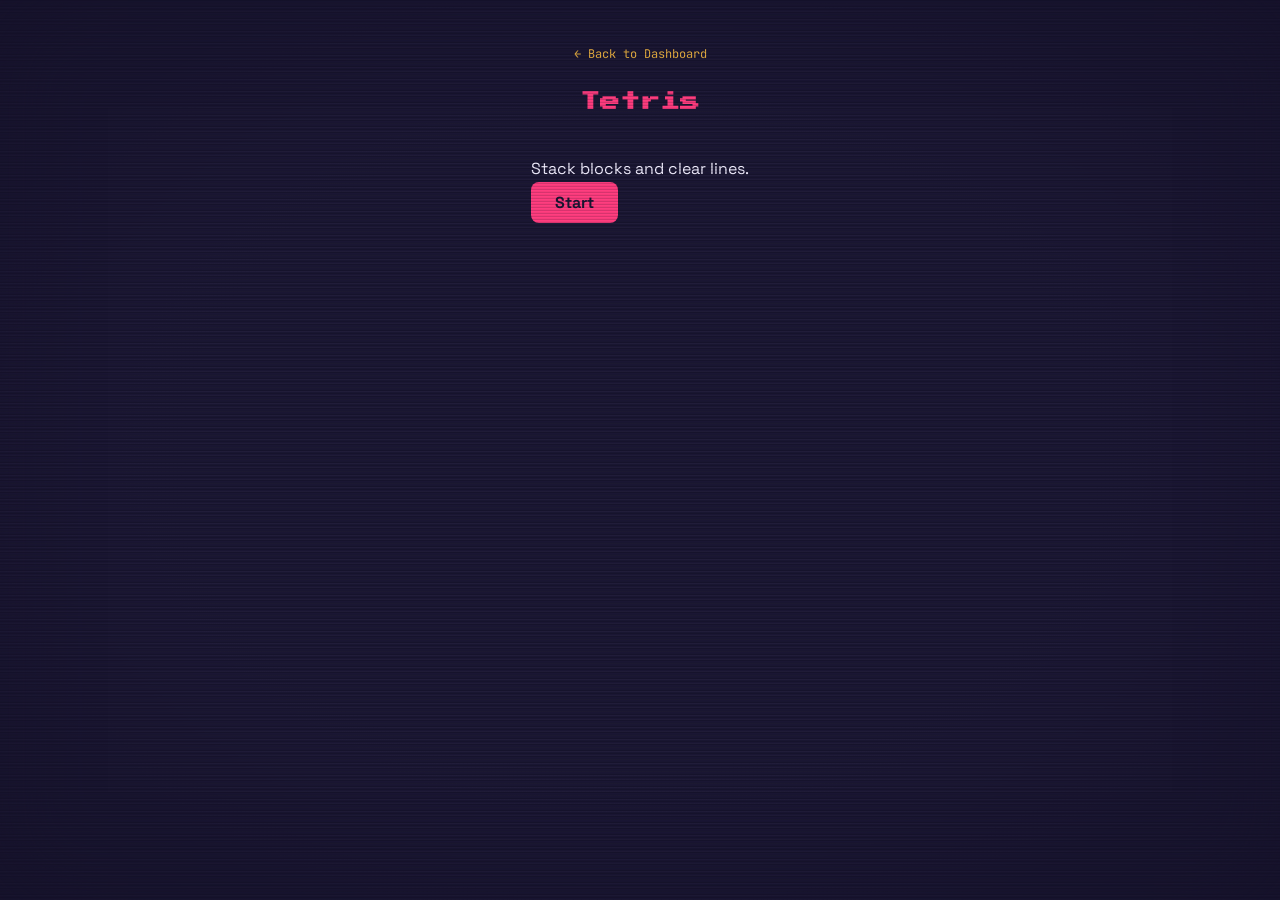
<file: games/retro/tetris/index.html>
<!DOCTYPE html>
<html lang="en">
<head>
  <meta charset="UTF-8">
  <meta name="viewport" content="width=device-width, initial-scale=1.0">
  <title>Tetris - Cartridge</title>
  <meta name="description" content="Classic block-stacking. Clear lines, don't top out.">

  <!-- Fonts: Press Start 2P (display), Space Grotesk (body), JetBrains Mono (utility) -->
  <link rel="preconnect" href="https://fonts.googleapis.com">
  <link rel="preconnect" href="https://fonts.gstatic.com" crossorigin>
  <link href="https://fonts.googleapis.com/css2?family=Press+Start+2P&family=Space+Grotesk:wght@400;500;700&family=JetBrains+Mono:wght@400;500&display=swap" rel="stylesheet">

  <!-- Site tokens/base so the game visually matches the rest of Cartridge -->
  <link rel="stylesheet" href="../../../assets/css/tokens.css">
  <link rel="stylesheet" href="../../../assets/css/base.css">
  <link rel="stylesheet" href="../../../assets/css/components.css">

  <!-- Game-specific styles -->
  <link rel="stylesheet" href="style.css">
</head>
<body>

  <main class="game">

    <!-- ================= GAME HEADER ================= -->
    <header class="game__header">
      <a href="../../../dashboard.html" class="game__back">&larr; Back to Dashboard</a>
      <h1 class="game__title">Tetris</h1>
    </header>

    <div class="start-overlay" id="start-overlay">
      <p class="start-overlay__message">Stack blocks and clear lines.</p>
      <button type="button" class="btn btn--primary" id="start-btn">Start</button>
    </div>

    <!-- ================= GAME LAYOUT ================= -->
    <div class="game__layout" id="game-board" hidden>

      <!-- Main board -->
      <section class="game__board">
        <canvas id="game-canvas" width="240" height="480" role="img" aria-label="Tetris game board"></canvas>
      </section>

      <!-- Side panel: next piece preview + stats -->
      <aside class="game__sidebar">
        <div class="game__panel">
          <p class="game__panel-label">Next</p>
          <canvas id="next-canvas" width="100" height="100" role="img" aria-label="Next piece preview"></canvas>
        </div>
        <div class="game__panel game__stats" aria-live="polite">
          <p class="game__stat" id="score-count">Score: 0</p>
          <p class="game__stat" id="lines-count">Lines: 0</p>
          <p class="game__stat" id="level-count">Level: 1</p>
        </div>
      </aside>

    </div>

    <!-- On-screen controls for mobile/touch - keyboard arrows + space work too -->
    <div class="dpad" id="dpad" aria-label="Tetris controls" hidden>
      <button type="button" class="dpad__btn dpad__btn--rotate" data-action="rotate" aria-label="Rotate piece">&#8635;</button>
      <button type="button" class="dpad__btn dpad__btn--left" data-action="left" aria-label="Move left">&larr;</button>
      <button type="button" class="dpad__btn dpad__btn--down" data-action="down" aria-label="Move down">&darr;</button>
      <button type="button" class="dpad__btn dpad__btn--right" data-action="right" aria-label="Move right">&rarr;</button>
    </div>

    <!-- ================= GAME OVER STATE ================= -->
    <div class="game__win" id="game-win" hidden>
      <p class="game__win-message">Game Over</p>
      <p class="game__win-stat" id="final-score"></p>
      <button type="button" class="btn btn--primary" id="restart-btn">Play Again</button>
    </div>

  </main>

  <!-- Scripts -->
  <script src="game.js" defer></script>

</body>
</html>
</file>
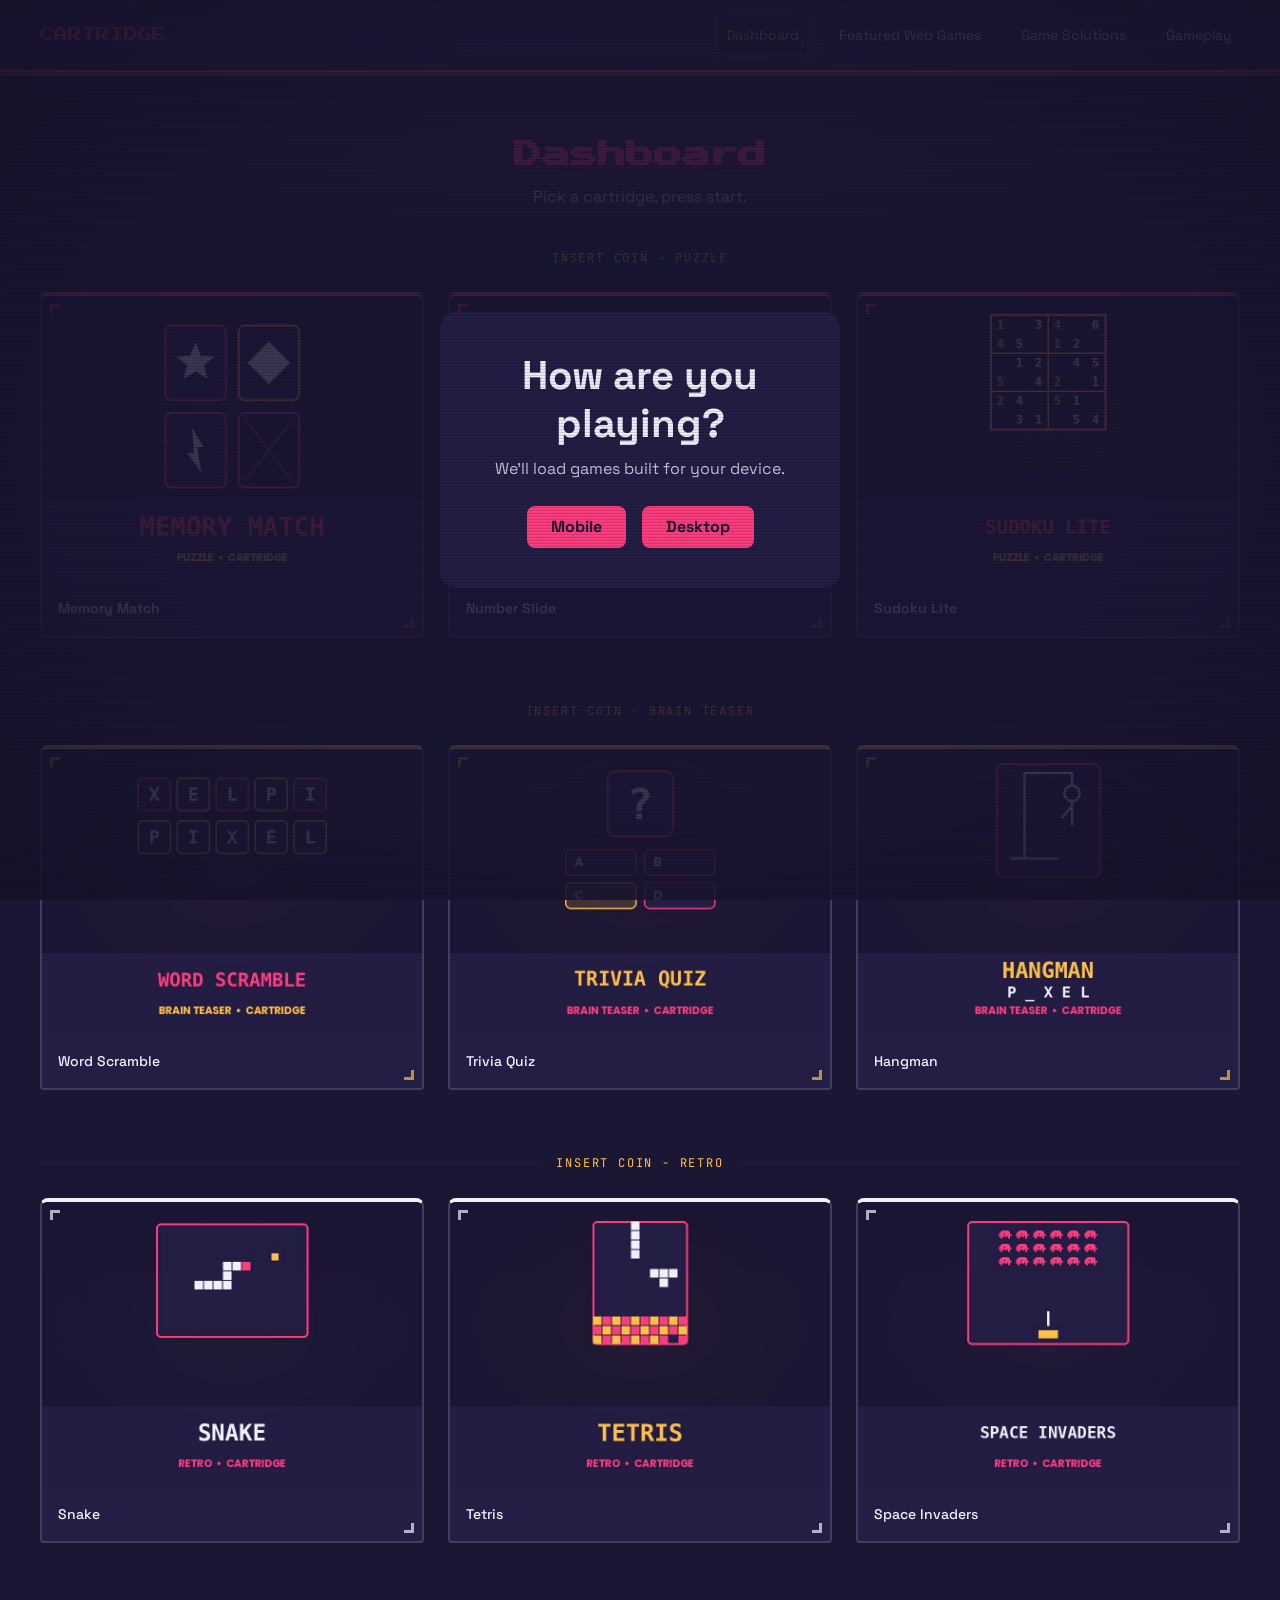
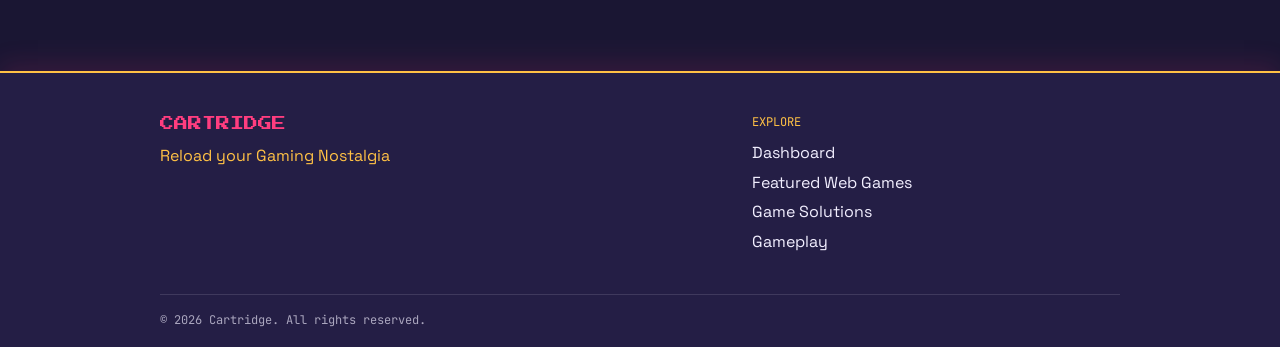
<file: dashboard.html>
<!DOCTYPE html>
<html lang="en">
<head>
  <meta charset="UTF-8">
  <meta name="viewport" content="width=device-width, initial-scale=1.0">
  <title>Dashboard - Cartridge</title>
  <meta name="description" content="Browse and play puzzle, brain teaser, and retro games instantly in your browser.">

  <!-- Favicon icon -->
  <link rel="icon" href="assets/images/ui/cartridge_icon.png">
  
  <!-- Fonts: Press Start 2P (display), Space Grotesk (body), JetBrains Mono (utility) -->
  <link rel="preconnect" href="https://fonts.googleapis.com">
  <link rel="preconnect" href="https://fonts.gstatic.com" crossorigin>
  <link href="https://fonts.googleapis.com/css2?family=Press+Start+2P&family=Space+Grotesk:wght@400;500;700&family=JetBrains+Mono:wght@400;500&display=swap" rel="stylesheet">

  <!-- Stylesheets: load order matters - tokens define variables everything below depends on -->
  <link rel="stylesheet" href="assets/css/tokens.css">
  <link rel="stylesheet" href="assets/css/base.css">
  <link rel="stylesheet" href="assets/css/components.css">
  <link rel="stylesheet" href="assets/css/dashboard.css">
</head>
<body>

  <!-- ================= NAV ================= -->
  <div id="site-nav"></div>

  <!-- ================= DEVICE CHECK MODAL ================= -->
  <!-- Present on every page so the preference can still be set/changed if a user lands here directly -->
  <div id="device-check-modal" class="modal" hidden>
    <div class="modal__content">
      <h2 class="modal__title">How are you playing?</h2>
      <p class="modal__subtitle">We'll load games built for your device.</p>
      <div class="modal__actions">
        <button type="button" class="btn btn--primary" data-device="mobile">Mobile</button>
        <button type="button" class="btn btn--primary" data-device="desktop">Desktop</button>
      </div>
    </div>
  </div>

  <main class="dashboard">

    <!-- ================= PAGE HEADER ================= -->
    <header class="dashboard__header">
      <h1 class="dashboard__title">Dashboard</h1>
      <p class="dashboard__subtitle">Pick a cartridge, press start.</p>
    </header>

    <!-- ================= CATEGORY: PUZZLE ================= -->
    <section class="category" id="category-puzzle">
      <div class="category__divider">
        <span class="category__label">Insert Coin - Puzzle</span>
      </div>
      <!-- dashboard.js renders tiles here from data/games.json -->
      <div class="tile-grid" id="puzzle-tiles"></div>
    </section>

    <!-- ================= CATEGORY: BRAIN TEASER ================= -->
    <section class="category" id="category-brain-teaser">
      <div class="category__divider">
        <span class="category__label">Insert Coin - Brain Teaser</span>
      </div>
      <!-- dashboard.js renders tiles here from data/games.json -->
      <div class="tile-grid" id="brain-teaser-tiles"></div>
    </section>

    <!-- ================= CATEGORY: RETRO ================= -->
    <section class="category" id="category-retro">
      <div class="category__divider">
        <span class="category__label">Insert Coin - Retro</span>
      </div>
      <!-- dashboard.js renders "Coming Soon" here until retro entries exist in games.json -->
      <div class="tile-grid" id="retro-tiles"></div>
    </section>

  </main>

  <!-- ================= FOOTER ================= -->
  <footer class="site-footer">
    <div class="site-footer__grid">
      <div>
        <p class="site-footer__brand">CARTRIDGE</p>
        <p class="site-footer__tagline">Reload your Gaming Nostalgia</p>
      </div>
      <div>
        <p class="site-footer__heading">Explore</p>
        <nav class="site-footer__links" aria-label="Footer">
          <a class="site-footer__link" href="dashboard.html">Dashboard</a>
          <a class="site-footer__link" href="featured-web-games.html">Featured Web Games</a>
          <a class="site-footer__link" href="game-solutions.html">Game Solutions</a>
          <a class="site-footer__link" href="gameplay.html">Gameplay</a>
        </nav>
      </div>
    </div>
    <p class="site-footer__bottom">&copy; 2026 Cartridge. All rights reserved.</p>
  </footer>

  <!-- Scripts -->
  <script src="assets/js/nav.js" defer></script>
  <script src="assets/js/device-detect.js" defer></script>
  <script src="assets/js/dashboard.js" defer></script>

</body>
</html>
</file>
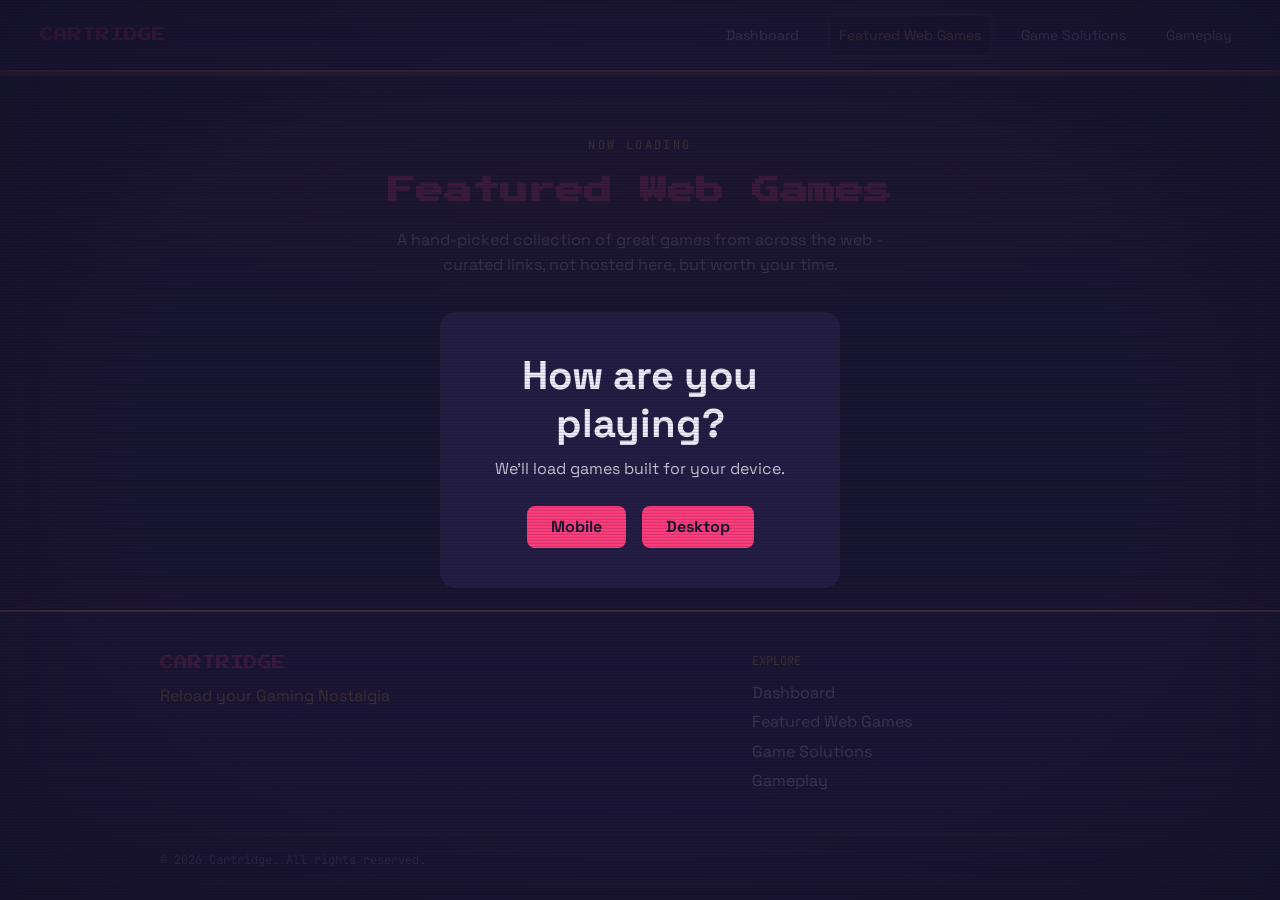
<file: featured-web-games.html>
<!DOCTYPE html>
<html lang="en">
<head>
  <meta charset="UTF-8">
  <meta name="viewport" content="width=device-width, initial-scale=1.0">
  <title>Featured Web Games - Cartridge</title>
  <meta name="description" content="Hand-picked web games from around the internet, coming soon to Cartridge.">

  <!-- Fevicon icon -->
  <link rel="icon" href="assets/images/ui/cartridge_icon.png">
  
  <!-- Fonts: Press Start 2P (display), Space Grotesk (body), JetBrains Mono (utility) -->
  <link rel="preconnect" href="https://fonts.googleapis.com">
  <link rel="preconnect" href="https://fonts.gstatic.com" crossorigin>
  <link href="https://fonts.googleapis.com/css2?family=Press+Start+2P&family=Space+Grotesk:wght@400;500;700&family=JetBrains+Mono:wght@400;500&display=swap" rel="stylesheet">

  <!-- Stylesheets: load order matters - tokens define variables everything below depends on -->
  <link rel="stylesheet" href="assets/css/tokens.css">
  <link rel="stylesheet" href="assets/css/base.css">
  <link rel="stylesheet" href="assets/css/components.css">
  <link rel="stylesheet" href="assets/css/coming-soon.css">
</head>
<body>

  <!-- ================= NAV ================= -->
  <div id="site-nav"></div>

  <!-- ================= DEVICE CHECK MODAL ================= -->
  <div id="device-check-modal" class="modal" hidden>
    <div class="modal__content">
      <h2 class="modal__title">How are you playing?</h2>
      <p class="modal__subtitle">We'll load games built for your device.</p>
      <div class="modal__actions">
        <button type="button" class="btn btn--primary" data-device="mobile">Mobile</button>
        <button type="button" class="btn btn--primary" data-device="desktop">Desktop</button>
      </div>
    </div>
  </div>

  <main>

    <!-- ================= PAGE HERO ================= -->
    <!-- Same hero pattern as index.html, scaled down, explaining this tab's purpose -->
    <section class="page-hero">
      <p class="page-hero__eyebrow">Now Loading</p>
      <h1 class="page-hero__title">Featured Web Games</h1>
      <p class="page-hero__description">
        A hand-picked collection of great games from across the web - curated links, not hosted here, but worth your time.
      </p>
    </section>

    <!-- ================= COMING SOON CONTENT ================= -->
    <section class="coming-soon-panel">
      <span class="coming-soon">Coming Soon</span>
      <p class="coming-soon-panel__message">
        We're still curating this list. Check back soon for a rotating selection of featured web games.
      </p>
    </section>

  </main>

  <!-- ================= FOOTER ================= -->
  <footer class="site-footer">
    <div class="site-footer__grid">
      <div>
        <p class="site-footer__brand">CARTRIDGE</p>
        <p class="site-footer__tagline">Reload your Gaming Nostalgia</p>
      </div>
      <div>
        <p class="site-footer__heading">Explore</p>
        <nav class="site-footer__links" aria-label="Footer">
          <a class="site-footer__link" href="dashboard.html">Dashboard</a>
          <a class="site-footer__link" href="featured-web-games.html">Featured Web Games</a>
          <a class="site-footer__link" href="game-solutions.html">Game Solutions</a>
          <a class="site-footer__link" href="gameplay.html">Gameplay</a>
        </nav>
      </div>
    </div>
    <p class="site-footer__bottom">&copy; 2026 Cartridge. All rights reserved.</p>
  </footer>

  <!-- Scripts -->
  <script src="assets/js/nav.js" defer></script>
  <script src="assets/js/device-detect.js" defer></script>

</body>
</html>
</file>
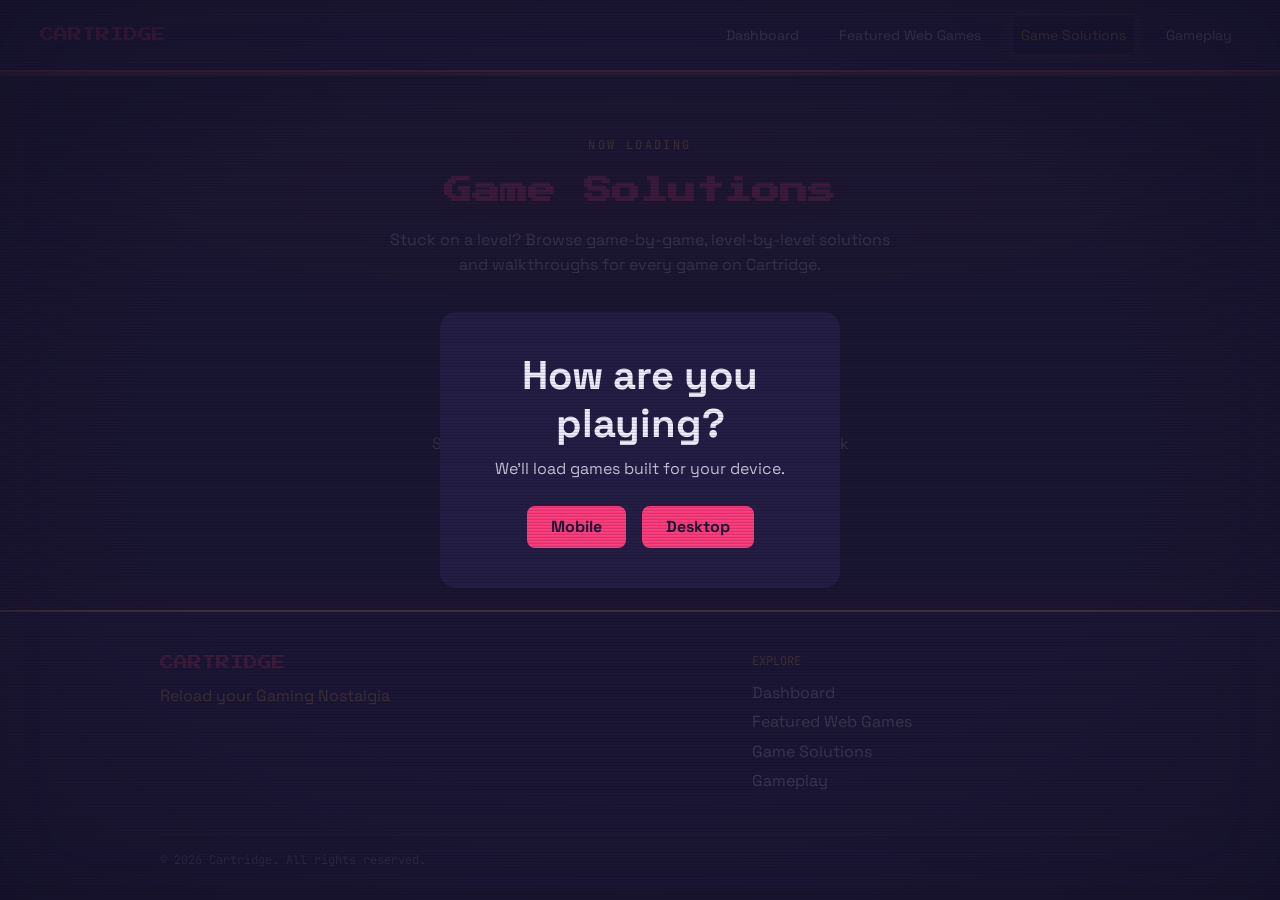
<file: game-solutions.html>
<!DOCTYPE html>
<html lang="en">
<head>
  <meta charset="UTF-8">
  <meta name="viewport" content="width=device-width, initial-scale=1.0">
  <title>Game Solutions - Cartridge</title>
  <meta name="description" content="Level-by-level solutions and walkthroughs for Cartridge games, coming soon.">

  <!-- Fevicon icon -->
  <link rel="icon" href="assets/images/ui/cartridge_icon.png">

  <!-- Fonts: Press Start 2P (display), Space Grotesk (body), JetBrains Mono (utility) -->
  <link rel="preconnect" href="https://fonts.googleapis.com">
  <link rel="preconnect" href="https://fonts.gstatic.com" crossorigin>
  <link href="https://fonts.googleapis.com/css2?family=Press+Start+2P&family=Space+Grotesk:wght@400;500;700&family=JetBrains+Mono:wght@400;500&display=swap" rel="stylesheet">

  <!-- Stylesheets: load order matters - tokens define variables everything below depends on -->
  <link rel="stylesheet" href="assets/css/tokens.css">
  <link rel="stylesheet" href="assets/css/base.css">
  <link rel="stylesheet" href="assets/css/components.css">
  <link rel="stylesheet" href="assets/css/coming-soon.css">
</head>
<body>

  <!-- ================= NAV ================= -->
  <div id="site-nav"></div>

  <!-- ================= DEVICE CHECK MODAL ================= -->
  <div id="device-check-modal" class="modal" hidden>
    <div class="modal__content">
      <h2 class="modal__title">How are you playing?</h2>
      <p class="modal__subtitle">We'll load games built for your device.</p>
      <div class="modal__actions">
        <button type="button" class="btn btn--primary" data-device="mobile">Mobile</button>
        <button type="button" class="btn btn--primary" data-device="desktop">Desktop</button>
      </div>
    </div>
  </div>

  <main>

    <!-- ================= PAGE HERO ================= -->
    <!-- Same hero pattern as index.html, scaled down, explaining this tab's purpose -->
    <section class="page-hero">
      <p class="page-hero__eyebrow">Now Loading</p>
      <h1 class="page-hero__title">Game Solutions</h1>
      <p class="page-hero__description">
        Stuck on a level? Browse game-by-game, level-by-level solutions and walkthroughs for every game on Cartridge.
      </p>
    </section>

    <!-- ================= COMING SOON CONTENT ================= -->
    <section class="coming-soon-panel">
      <span class="coming-soon">Coming Soon</span>
      <p class="coming-soon-panel__message">
        Solutions are being written as games are added. Check back once you're stuck on something tricky.
      </p>
    </section>

  </main>

  <!-- ================= FOOTER ================= -->
  <footer class="site-footer">
    <div class="site-footer__grid">
      <div>
        <p class="site-footer__brand">CARTRIDGE</p>
        <p class="site-footer__tagline">Reload your Gaming Nostalgia</p>
      </div>
      <div>
        <p class="site-footer__heading">Explore</p>
        <nav class="site-footer__links" aria-label="Footer">
          <a class="site-footer__link" href="dashboard.html">Dashboard</a>
          <a class="site-footer__link" href="featured-web-games.html">Featured Web Games</a>
          <a class="site-footer__link" href="game-solutions.html">Game Solutions</a>
          <a class="site-footer__link" href="gameplay.html">Gameplay</a>
        </nav>
      </div>
    </div>
    <p class="site-footer__bottom">&copy; 2026 Cartridge. All rights reserved.</p>
  </footer>

  <!-- Scripts -->
  <script src="assets/js/nav.js" defer></script>
  <script src="assets/js/device-detect.js" defer></script>

</body>
</html>
</file>
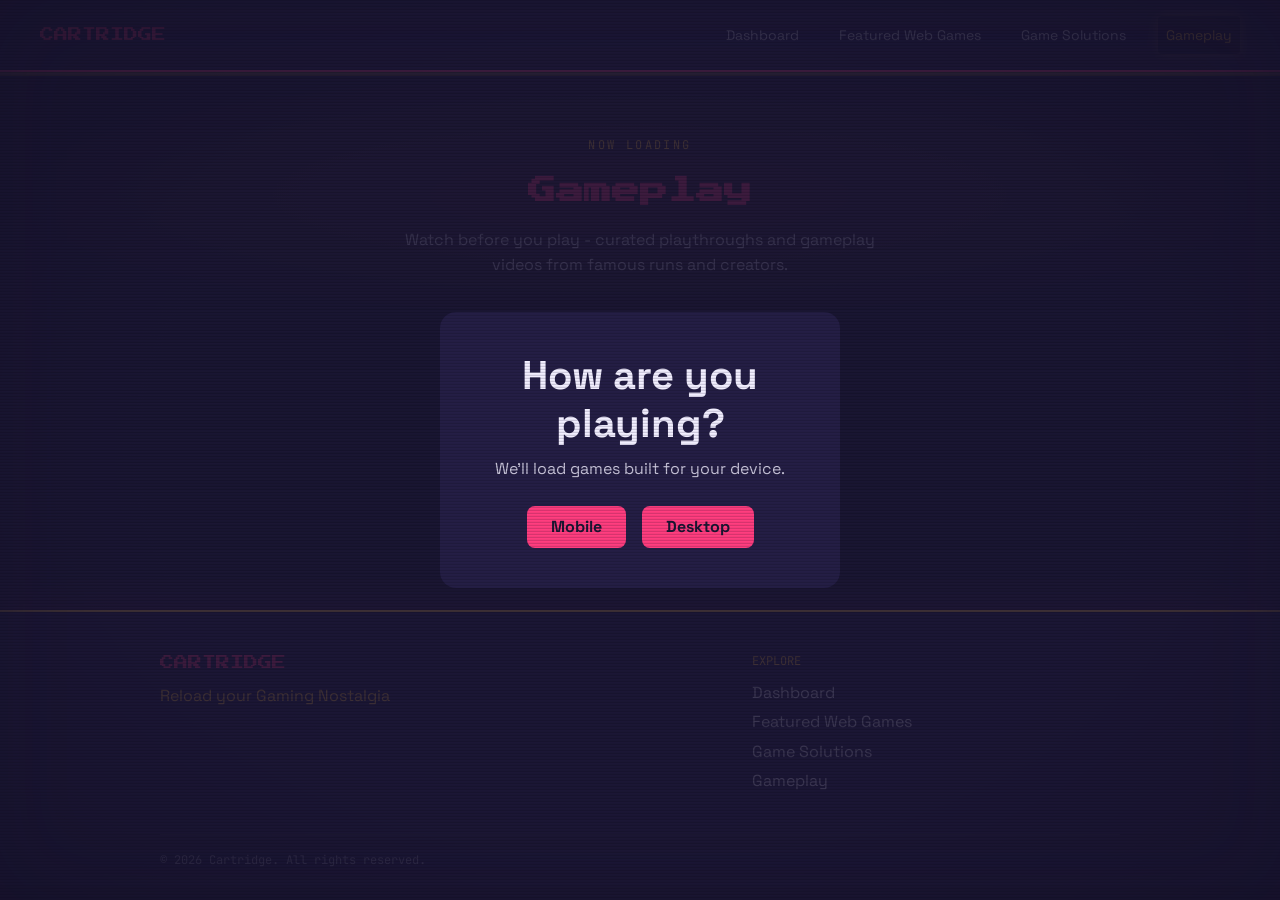
<file: gameplay.html>
<!DOCTYPE html>
<html lang="en">
<head>
  <meta charset="UTF-8">
  <meta name="viewport" content="width=device-width, initial-scale=1.0">
  <title>Gameplay - Cartridge</title>
  <meta name="description" content="Curated playthroughs and gameplay videos, coming soon to Cartridge.">

  <!-- Fevicon icon -->
  <link rel="icon" href="assets/images/ui/cartridge_icon.png">

  <!-- Fonts: Press Start 2P (display), Space Grotesk (body), JetBrains Mono (utility) -->
  <link rel="preconnect" href="https://fonts.googleapis.com">
  <link rel="preconnect" href="https://fonts.gstatic.com" crossorigin>
  <link href="https://fonts.googleapis.com/css2?family=Press+Start+2P&family=Space+Grotesk:wght@400;500;700&family=JetBrains+Mono:wght@400;500&display=swap" rel="stylesheet">

  <!-- Stylesheets: load order matters - tokens define variables everything below depends on -->
  <link rel="stylesheet" href="assets/css/tokens.css">
  <link rel="stylesheet" href="assets/css/base.css">
  <link rel="stylesheet" href="assets/css/components.css">
  <link rel="stylesheet" href="assets/css/coming-soon.css">
</head>
<body>

  <!-- ================= NAV ================= -->
  <div id="site-nav"></div>

  <!-- ================= DEVICE CHECK MODAL ================= -->
  <div id="device-check-modal" class="modal" hidden>
    <div class="modal__content">
      <h2 class="modal__title">How are you playing?</h2>
      <p class="modal__subtitle">We'll load games built for your device.</p>
      <div class="modal__actions">
        <button type="button" class="btn btn--primary" data-device="mobile">Mobile</button>
        <button type="button" class="btn btn--primary" data-device="desktop">Desktop</button>
      </div>
    </div>
  </div>

  <main>

    <!-- ================= PAGE HERO ================= -->
    <!-- Same hero pattern as index.html, scaled down, explaining this tab's purpose -->
    <section class="page-hero">
      <p class="page-hero__eyebrow">Now Loading</p>
      <h1 class="page-hero__title">Gameplay</h1>
      <p class="page-hero__description">
        Watch before you play - curated playthroughs and gameplay videos from famous runs and creators.
      </p>
    </section>

    <!-- ================= COMING SOON CONTENT ================= -->
    <section class="coming-soon-panel">
      <span class="coming-soon">Coming Soon</span>
      <p class="coming-soon-panel__message">
        We're lining up playthroughs worth watching. Check back soon for curated gameplay videos.
      </p>
    </section>

  </main>

  <!-- ================= FOOTER ================= -->
  <footer class="site-footer">
    <div class="site-footer__grid">
      <div>
        <p class="site-footer__brand">CARTRIDGE</p>
        <p class="site-footer__tagline">Reload your Gaming Nostalgia</p>
      </div>
      <div>
        <p class="site-footer__heading">Explore</p>
        <nav class="site-footer__links" aria-label="Footer">
          <a class="site-footer__link" href="dashboard.html">Dashboard</a>
          <a class="site-footer__link" href="featured-web-games.html">Featured Web Games</a>
          <a class="site-footer__link" href="game-solutions.html">Game Solutions</a>
          <a class="site-footer__link" href="gameplay.html">Gameplay</a>
        </nav>
      </div>
    </div>
    <p class="site-footer__bottom">&copy; 2026 Cartridge. All rights reserved.</p>
  </footer>

  <!-- Scripts -->
  <script src="assets/js/nav.js" defer></script>
  <script src="assets/js/device-detect.js" defer></script>

</body>
</html>
</file>
<file: assets/css/tokens.css>
/* ==========================================================================
   CARTRIDGE - DESIGN TOKENS
   Single source of truth for color, type, and spacing.
   Every other CSS file should reference these variables — no hardcoded
   hex values or font names outside this file.
   ========================================================================== */

:root {

/* ---------- Color ---------- */
  --color-bg-base:        #1A1633; /* Deep Indigo - base background / cabinet shadow */
  --color-bg-panel:       #241E45; /* Panel Purple - cards / surfaces */
  --color-accent-primary: #FF3D7F; /* Marquee Pink - primary accent, CTAs */
  --color-accent-secondary: #FFC145; /* Marquee Gold - secondary accent, highlights, "new" */
  --color-text:           #F2EFFF; /* Lavender White - text */
  /* TODO: add category stripe colors once retro category palette is finalized
     e.g. --color-category-puzzle, --color-category-brain-teaser, --color-category-retro */

  /* ---------- Typography ---------- */
  --font-display: 'Press Start 2P', cursive;      /* Sparing use — hero headline, category tags only */
  --font-body:    'Space Grotesk', sans-serif;     /* Default body copy, UI labels */
  --font-utility: 'JetBrains Mono', monospace;     /* Stats, level numbers, data */

  /* Type scale */
  --text-xs:   0.75rem;   /* 12px */
  --text-sm:   0.875rem;  /* 14px */
  --text-base: 1rem;      /* 16px */
  --text-md:   1.25rem;   /* 20px */
  --text-lg:   1.75rem;   /* 28px */
  --text-xl:   2.5rem;    /* 40px */
  --text-2xl:  3.5rem;    /* 56px — hero headline scale */

  /* ---------- Spacing ---------- */
  --space-xs:  0.5rem;   /* 8px */
  --space-sm:  1rem;     /* 16px */
  --space-md:  1.5rem;   /* 24px */
  --space-lg:  2.5rem;   /* 40px */
  --space-xl:  4rem;     /* 64px */

  /* ---------- Radius / Shape ---------- */
  --radius-sm: 4px;
  --radius-md: 8px;
  --radius-lg: 16px;

  /* ---------- Motion ---------- */
  --transition-fast: 150ms ease;
  --transition-base: 250ms ease;

}
</file>
<file: assets/css/base.css>
/* ==========================================================================
   CARTRIDGE — BASE STYLES
   CSS reset + global element defaults. No component-specific styling here
   (nav, tiles, buttons, modal live in components.css).
   ========================================================================== */

/* ---------- Reset ---------- */
*,
*::before,
*::after {
  box-sizing: border-box;
  margin: 0;
  padding: 0;
}

html {
  -webkit-text-size-adjust: 100%;
  scroll-behavior: smooth;
}

body {
  min-height: 100vh;
  font-family: var(--font-body);
  font-size: var(--text-base);
  line-height: 1.6;
  color: var(--color-text);
  background-color: var(--color-bg-base);
  background-image: radial-gradient(ellipse at center, transparent 45%, color-mix(in srgb, var(--color-bg-base) 45%, transparent) 100%),
    repeating-linear-gradient(0deg, color-mix(in srgb, var(--color-text) 3%, transparent) 0, color-mix(in srgb, var(--color-text) 3%, transparent) 1px, transparent 1px, transparent 4px);
  background-attachment: fixed;
  -webkit-font-smoothing: antialiased;
  -moz-osx-font-smoothing: grayscale;
}

body::before {
  content: "";
  position: fixed;
  inset: 0;
  pointer-events: none;
  z-index: 20;
  box-shadow: inset 0 0 90px color-mix(in srgb, var(--color-bg-base) 65%, transparent);
}

img,
picture,
video,
canvas,
svg {
  display: block;
  max-width: 100%;
}

ul,
ol {
  list-style: none;
}

a {
  color: inherit;
  text-decoration: none;
}

button,
input,
textarea,
select {
  font: inherit;
  color: inherit;
  background: none;
  border: none;
}

button {
  cursor: pointer;
}

/* ---------- Headings ---------- */
h1, h2, h3, h4, h5, h6 {
  font-weight: 700;
  line-height: 1.2;
}

h1 { font-size: var(--text-2xl); }
h2 { font-size: var(--text-xl); }
h3 { font-size: var(--text-lg); }

/* ---------- Focus states ---------- */
/* Always keep a visible focus ring — never remove outline without replacing it */
:focus-visible {
  outline: 2px solid var(--color-accent-secondary);
  outline-offset: 2px;
}

/* ---------- Reduced motion ---------- */
@media (prefers-reduced-motion: reduce) {
  *,
  *::before,
  *::after {
    animation-duration: 0.01ms !important;
    animation-iteration-count: 1 !important;
    transition-duration: 0.01ms !important;
    scroll-behavior: auto !important;
  }
}

/* ---------- CRT Overlay: scanlines + vignette ---------- */
/* Purely decorative, sits above all content but never blocks interaction */
body::after {
  content: "";
  position: fixed;
  inset: 0;
  z-index: 9999;
  pointer-events: none;
  background:
    repeating-linear-gradient(
      to bottom,
      color-mix(in srgb, var(--color-bg-base) 100%, transparent) 0px,
      transparent 1px,
      transparent 2px,
      color-mix(in srgb, black 20%, transparent) 3px
    ),
    radial-gradient(
      ellipse at center,
      transparent 55%,
      color-mix(in srgb, var(--color-bg-base) 55%, transparent) 100%
    );
  opacity: 0.35;
  mix-blend-mode: multiply;
}

@media (prefers-reduced-motion: reduce) {
  body::after {
    /* Vignette alone still applies - only the flicker-prone scanline repeat is softened */
    opacity: 0.2;
  }
}

/* ---------- Utility ---------- */
.visually-hidden {
  position: absolute;
  width: 1px;
  height: 1px;
  padding: 0;
  margin: -1px;
  overflow: hidden;
  clip: rect(0, 0, 0, 0);
  white-space: nowrap;
  border: 0;
}

/* TODO: add container/wrapper utility class once page max-width is decided */
</file>
<file: assets/css/components.css>
/* ==========================================================================
   CARTRIDGE - COMPONENTS
   Shared UI pieces used across pages: nav, buttons, cartridge tiles, modal.
   ========================================================================== */

/* ---------- Buttons ---------- */
.btn {
  display: inline-block;
  font-family: var(--font-body);
  font-weight: 700;
  font-size: var(--text-base);
  padding: var(--space-xs) var(--space-md);
  border-radius: var(--radius-md);
  transition: transform var(--transition-fast), box-shadow var(--transition-fast);
}

.btn--primary {
  background-color: var(--color-accent-primary);
  color: var(--color-bg-base);
}

.btn--primary:hover {
  transform: translateY(-2px);
  box-shadow: 0 4px 16px color-mix(in srgb, var(--color-accent-primary) 40%, transparent);
}

.btn:active {
  transform: translateY(2px);
  box-shadow: 0 1px 0 color-mix(in srgb, var(--color-bg-base) 70%, transparent);
}

.btn--primary {
  animation: marquee-pulse 2.8s ease-in-out infinite;
}

.btn--large {
  font-size: var(--text-md);
  padding: var(--space-sm) var(--space-lg);
}

/* ---------- Game start flow ---------- */
[hidden] {
  display: none !important;
}

.game .start-overlay {
  flex: 0 0 auto;
  min-height: clamp(180px, 34vh, 280px);
}

.game__board:not([hidden]),
.number-picker:not([hidden]),
.game__actions:not([hidden]) {
  animation: game-start-in 420ms cubic-bezier(0.22, 1, 0.36, 1) both;
}

@keyframes game-start-in {
  from {
    opacity: 0;
    transform: translateY(14px) scale(0.98);
  }
  to {
    opacity: 1;
    transform: translateY(0) scale(1);
  }
}

/* ---------- Nav ---------- */
.site-nav {
  position: relative;
  z-index: 10;
  display: flex;
  align-items: center;
  justify-content: space-between;
  padding: var(--space-sm) var(--space-lg);
  background-color: var(--color-bg-panel);
  border-bottom: 2px solid var(--color-accent-primary);
  box-shadow: 0 4px 0 color-mix(in srgb, var(--color-accent-secondary) 35%, transparent);
}

.site-nav__logo {
  font-family: var(--font-display);
  font-size: var(--text-sm);
  color: var(--color-accent-primary);
}

.site-nav__tabs {
  display: flex;
  gap: var(--space-md);
}

.site-nav__toggle {
  display: none;
  width: 44px;
  height: 40px;
  padding: var(--space-xs);
  border: 2px solid var(--color-accent-secondary);
  border-radius: var(--radius-sm);
}

.site-nav__toggle span:not(.visually-hidden) {
  display: block;
  width: 100%;
  height: 2px;
  margin: 5px 0;
  background-color: var(--color-accent-secondary);
}

.site-nav__tab {
  font-size: var(--text-sm);
  color: var(--color-text);
  padding: var(--space-xs) var(--space-xs);
  border-radius: var(--radius-sm);
  transition: background-color var(--transition-fast), color var(--transition-fast), box-shadow var(--transition-fast);
}

.site-nav__tab:hover,
.site-nav__tab--active {
  background-color: var(--color-bg-base);
  color: var(--color-accent-secondary);
  box-shadow: 0 0 12px color-mix(in srgb, var(--color-accent-secondary) 30%, transparent);
}

.site-nav__tab:hover {
  box-shadow: 0 0 12px color-mix(in srgb, var(--color-accent-secondary) 35%, transparent);
}

/* ---------- Cartridge Tile ---------- */
/* Signature element: shaped like a game cartridge - flat bottom, notched top */
.cartridge-tile {
  position: relative;
  background-color: var(--color-bg-panel);
  border-radius: var(--radius-md) var(--radius-md) var(--radius-sm) var(--radius-sm);
  overflow: hidden;
  border: 2px solid color-mix(in srgb, var(--color-text) 15%, transparent);
  transition: transform var(--transition-base), box-shadow var(--transition-base);
}

.cartridge-tile::before {
  /* Notch at top of cartridge - purely decorative */
  content: "";
  position: absolute;
  top: 0;
  left: 50%;
  transform: translateX(-50%);
  width: 40%;
  height: 8px;
  background-color: var(--color-bg-base);
  border-radius: 0 0 var(--radius-sm) var(--radius-sm);
}

.cartridge-tile__thumbnail {
  width: 100%;
  aspect-ratio: 4 / 3;
  object-fit: cover;
}

.cartridge-tile__label {
  padding: var(--space-sm);
  font-family: var(--font-body);
  font-weight: 500;
  font-size: var(--text-sm);
  color: var(--color-text);
}

/* Category stripe + accent color - drives both the border and the hover glow/corner accents */
.cartridge-tile[data-category="puzzle"] {
  --tile-accent: var(--color-accent-primary);
  border-top: 4px solid var(--tile-accent);
}
.cartridge-tile[data-category="brain-teaser"] {
  --tile-accent: var(--color-accent-secondary);
  border-top: 4px solid var(--tile-accent);
}
.cartridge-tile[data-category="retro"] {
  --tile-accent: var(--color-text);
  border-top: 4px solid var(--tile-accent);
}

/* Pixel-art corner accents - small L-shaped brackets, HUD/retro-UI styling */
.cartridge-tile::after {
  content: "";
  position: absolute;
  inset: 8px;
  pointer-events: none;
  opacity: 0.7;
  background:
    linear-gradient(var(--tile-accent, var(--color-accent-secondary)) 0 0) top left / 10px 3px no-repeat,
    linear-gradient(var(--tile-accent, var(--color-accent-secondary)) 0 0) top left / 3px 10px no-repeat,
    linear-gradient(var(--tile-accent, var(--color-accent-secondary)) 0 0) bottom right / 10px 3px no-repeat,
    linear-gradient(var(--tile-accent, var(--color-accent-secondary)) 0 0) bottom right / 3px 10px no-repeat;
  transition: opacity var(--transition-fast);
}

.has-hover .cartridge-tile:hover::after {
  opacity: 1;
}

/* Hover lift + glow - desktop only, color matches each tile's category accent */
.has-hover .cartridge-tile:hover {
  transform: translateY(-6px);
  box-shadow: 0 12px 24px color-mix(in srgb, var(--color-bg-base) 70%, transparent),
    0 0 24px color-mix(in srgb, var(--tile-accent, var(--color-accent-primary)) 40%, transparent);
}

.cartridge-tile[data-category="brain-teaser"] {
  box-shadow: inset 0 4px 0 var(--color-accent-secondary);
}

.has-hover .cartridge-tile[data-category="brain-teaser"]:hover {
  box-shadow: 0 12px 24px color-mix(in srgb, var(--color-bg-base) 70%, transparent),
    0 0 24px color-mix(in srgb, var(--color-accent-secondary) 45%, transparent);
}

/* ---------- Coin insertion transition ---------- */
.coin-insert-overlay {
  position: fixed;
  inset: 0;
  z-index: 200;
  display: grid;
  place-items: center;
  background-color: color-mix(in srgb, var(--color-bg-base) 92%, transparent);
  animation: coin-overlay-in 180ms ease-out both;
}

.coin-machine {
  display: flex;
  flex-direction: column;
  align-items: center;
  gap: var(--space-md);
  width: min(82vw, 280px);
  padding: var(--space-lg) var(--space-md);
  background-color: var(--color-bg-panel);
  border: 3px solid var(--color-accent-primary);
  border-radius: var(--radius-md);
  box-shadow: 0 0 0 6px color-mix(in srgb, var(--color-bg-panel) 70%, transparent),
    0 0 36px color-mix(in srgb, var(--color-accent-primary) 35%, transparent);
}

.coin-machine__screen {
  width: 100%;
  padding: var(--space-sm);
  border: 2px solid var(--color-accent-secondary);
  color: var(--color-accent-secondary);
  font-family: var(--font-utility);
  font-size: var(--text-xs);
  text-align: center;
  text-transform: uppercase;
  letter-spacing: 0.08em;
}

.coin-machine__slot {
  position: relative;
  width: 92px;
  height: 12px;
  border: 2px solid var(--color-text);
  border-radius: var(--radius-sm);
  background-color: var(--color-bg-base);
}

.coin-machine__coin {
  position: absolute;
  left: 50%;
  top: -54px;
  width: 28px;
  height: 28px;
  border: 3px solid var(--color-accent-secondary);
  border-radius: 50%;
  background-color: var(--color-accent-primary);
  box-shadow: 0 0 12px color-mix(in srgb, var(--color-accent-secondary) 60%, transparent);
  transform: translateX(-50%);
  animation: coin-drop 720ms cubic-bezier(0.22, 1, 0.36, 1) 120ms both;
}

@keyframes coin-overlay-in {
  from { opacity: 0; }
  to { opacity: 1; }
}

@keyframes coin-drop {
  0% { opacity: 0; transform: translate(-50%, -18px) rotate(-20deg); }
  20% { opacity: 1; }
  78% { opacity: 1; transform: translate(-50%, 34px) rotate(340deg); }
  100% { opacity: 0; transform: translate(-50%, 46px) rotate(360deg); }
}

@keyframes marquee-pulse {
  0%, 100% { box-shadow: 0 0 0 color-mix(in srgb, var(--color-accent-primary) 0%, transparent); }
  50% { box-shadow: 0 0 18px color-mix(in srgb, var(--color-accent-primary) 45%, transparent); }
}

/* ---------- Modal ---------- */
.modal {
  position: fixed;
  inset: 0;
  display: flex;
  align-items: center;
  justify-content: center;
  background-color: color-mix(in srgb, var(--color-bg-base) 85%, transparent);
  z-index: 100;
}

.modal[hidden] {
  display: none;
}

.modal__content {
  background-color: var(--color-bg-panel);
  border-radius: var(--radius-lg);
  padding: var(--space-lg);
  max-width: 400px;
  width: 90%;
  text-align: center;
}

.modal__title {
  margin-bottom: var(--space-xs);
}

.modal__subtitle {
  margin-bottom: var(--space-md);
  color: var(--color-text);
  opacity: 0.8;
}

.modal__actions {
  display: flex;
  gap: var(--space-sm);
  justify-content: center;
}

/* ---------- Coming Soon badge ---------- */
/* Used across placeholder tabs (Featured Web Games, Game Solutions, Gameplay) */
.coming-soon {
  display: inline-block;
  font-family: var(--font-utility);
  font-size: var(--text-xs);
  color: var(--color-accent-secondary);
  border: 1px solid var(--color-accent-secondary);
  border-radius: var(--radius-sm);
  padding: 2px var(--space-xs);
  }

/* ---------- Shared Footer ---------- */
.site-footer {
  margin-top: var(--space-xl);
  padding: var(--space-lg) var(--space-lg) var(--space-sm);
  background-color: var(--color-bg-panel);
  border-top: 2px solid var(--color-accent-secondary);
  box-shadow: 0 -8px 24px color-mix(in srgb, var(--color-accent-primary) 12%, transparent);
}

.site-footer__grid {
  display: grid;
  grid-template-columns: minmax(0, 1.5fr) minmax(180px, 1fr);
  gap: var(--space-lg);
  max-width: 960px;
  margin: 0 auto;
}

.site-footer__brand {
  font-family: var(--font-display);
  font-size: var(--text-sm);
  color: var(--color-accent-primary);
  margin-bottom: var(--space-xs);
}

.site-footer__tagline {
  color: var(--color-accent-secondary);
}

.site-footer__heading {
  font-family: var(--font-utility);
  font-size: var(--text-xs);
  color: var(--color-accent-secondary);
  text-transform: uppercase;
  margin-bottom: var(--space-xs);
}

.site-footer__links {
  display: grid;
  gap: 4px;
}

.site-footer__link:hover {
  color: var(--color-accent-primary);
  text-shadow: 0 0 10px color-mix(in srgb, var(--color-accent-primary) 45%, transparent);
}

.site-footer__bottom {
  max-width: 960px;
  margin: var(--space-lg) auto 0;
  padding-top: var(--space-sm);
  border-top: 1px solid color-mix(in srgb, var(--color-text) 20%, transparent);
  font-family: var(--font-utility);
  font-size: var(--text-xs);
  color: var(--color-text);
  opacity: 0.65;
}

@media (max-width: 768px) {
  .site-nav {
    padding: var(--space-sm);
    flex-wrap: wrap;
  }

  .site-nav__toggle {
    display: block;
  }

  .site-nav__tabs {
    display: none;
    flex-basis: 100%;
    flex-direction: column;
    gap: 0;
    padding-top: var(--space-sm);
  }

  .site-nav--open .site-nav__tabs {
    display: flex;
  }

  .site-nav__tab {
    padding: var(--space-sm);
    border-top: 1px solid color-mix(in srgb, var(--color-text) 12%, transparent);
  }

  .site-footer {
    padding-inline: var(--space-sm);
  }

  .site-footer__grid {
    grid-template-columns: 1fr;
    gap: var(--space-md);
  }
}
</file>
<file: games/brain-teaser/hangman/style.css>
/* ==========================================================================
   CARTRIDGE - HANGMAN
   Game-specific styling. Uses site tokens (colors, type, spacing) so this
   still feels like part of Cartridge, not a bolted-on external game.
   ========================================================================== */

[hidden] {
  display: none !important;
}

.game {
  display: flex;
  flex-direction: column;
  align-items: center;
  min-height: 100vh;
  padding: var(--space-lg) var(--space-md);
}

/* ---------- Header ---------- */
.game__header {
  width: 100%;
  max-width: 420px;
  text-align: center;
  margin-bottom: var(--space-lg);
}

.game__back {
  display: inline-block;
  font-family: var(--font-utility);
  font-size: var(--text-xs);
  color: var(--color-accent-secondary);
  margin-bottom: var(--space-md);
}

.game__back:hover {
  text-decoration: underline;
}

.game__title {
  font-family: var(--font-display);
  font-size: var(--text-md);
  color: var(--color-accent-primary);
  line-height: 1.4;
  margin-bottom: var(--space-sm);
}

.game__stats {
  font-family: var(--font-utility);
  font-size: var(--text-sm);
  color: var(--color-accent-secondary);
  font-weight: 700;
}

/* ---------- Start Overlay ---------- */
.start-overlay {
  display: flex;
  flex-direction: column;
  align-items: center;
  gap: var(--space-md);
  padding: var(--space-xl) var(--space-md);
  text-align: center;
}

.start-overlay__message {
  font-family: var(--font-body);
  font-size: var(--text-sm);
  color: var(--color-text);
  opacity: 0.8;
}

/* ---------- Board ---------- */
.game__board {
  display: flex;
  flex-direction: column;
  align-items: center;
  gap: var(--space-lg);
  width: 100%;
  max-width: 420px;
}

#game-canvas {
  background-color: var(--color-bg-panel);
  border: 2px solid var(--color-accent-primary);
  border-radius: var(--radius-md);
}

/* ---------- Word Display ---------- */
.word-display {
  font-family: var(--font-utility);
  font-size: var(--text-lg);
  letter-spacing: 0.3em;
  color: var(--color-text);
}

/* ---------- Keyboard ---------- */
.keyboard {
  display: grid;
  grid-template-columns: repeat(7, 1fr);
  gap: var(--space-xs);
  width: 100%;
}

.key {
  display: flex;
  align-items: center;
  justify-content: center;
  aspect-ratio: 1 / 1;
  background-color: var(--color-bg-panel);
  border: 2px solid var(--color-accent-secondary);
  border-radius: var(--radius-sm);
  font-family: var(--font-utility);
  font-weight: 700;
  font-size: var(--text-sm);
  color: var(--color-text);
  transition: transform var(--transition-fast), opacity var(--transition-fast);
}

.key:hover:not(.key--disabled) {
  transform: translateY(-2px);
}

.key--correct {
  border-color: var(--color-accent-secondary);
  background-color: color-mix(in srgb, var(--color-accent-secondary) 20%, var(--color-bg-panel));
}

.key--incorrect {
  border-color: var(--color-accent-primary);
  background-color: color-mix(in srgb, var(--color-accent-primary) 20%, var(--color-bg-panel));
}

.key--disabled {
  opacity: 0.4;
  pointer-events: none;
}

/* ---------- Responsive ---------- */
@media (max-width: 420px) {
  .keyboard {
    grid-template-columns: repeat(6, 1fr);
  }

  .word-display {
    font-size: var(--text-md);
    letter-spacing: 0.2em;
  }

  .game__title {
    font-size: var(--text-base);
  }
}
</file>
<file: games/brain-teaser/trivia-quiz/style.css>
/* ==========================================================================
   CARTRIDGE - TRIVIA QUIZ
   Game-specific styling. Uses site tokens (colors, type, spacing) so this
   still feels like part of Cartridge, not a bolted-on external game.
   ========================================================================== */

.game {
  display: flex;
  flex-direction: column;
  align-items: center;
  min-height: 100vh;
  padding: var(--space-lg) var(--space-md);
  overflow-x: hidden;
}

/* ---------- Header ---------- */
.game__header {
  width: 100%;
  max-width: 560px;
  text-align: center;
  margin-bottom: var(--space-lg);
}

.game__back {
  display: inline-block;
  font-family: var(--font-utility);
  font-size: var(--text-xs);
  color: var(--color-accent-secondary);
  margin-bottom: var(--space-md);
}

.game__back:hover {
  text-decoration: underline;
}

.game__title {
  font-family: var(--font-display);
  font-size: var(--text-md);
  color: var(--color-accent-primary);
  line-height: 1.4; /* Press Start 2P needs extra line-height, tight default clips descenders */
  margin-bottom: var(--space-sm);
}

.game__stats {
  display: flex;
  justify-content: center;
  gap: var(--space-md);
  font-family: var(--font-utility);
  font-size: var(--text-sm);
  color: var(--color-text);
  opacity: 0.85;
}

/* ---------- Board ---------- */
.game__board {
  display: flex;
  flex-direction: column;
  align-items: center;
  gap: var(--space-md);
  width: 100%;
  max-width: 560px;
}

/* ---------- Question ---------- */
.question-text {
  font-family: var(--font-body);
  font-weight: 700;
  font-size: var(--text-md);
  color: var(--color-text);
  text-align: center;
  padding: var(--space-md);
  background-color: var(--color-bg-panel);
  border-radius: var(--radius-md);
  width: 100%;
  overflow-wrap: anywhere;
}

/* ---------- Answers ---------- */
.answer-grid {
  display: grid;
  grid-template-columns: repeat(2, 1fr);
  gap: var(--space-sm);
  width: 100%;
}

.answer-btn {
  padding: var(--space-sm) var(--space-md);
  background-color: var(--color-bg-panel);
  border: 2px solid var(--color-accent-primary);
  border-radius: var(--radius-md);
  font-family: var(--font-body);
  font-size: var(--text-base);
  color: var(--color-text);
  text-align: left;
  transition: transform var(--transition-fast), background-color var(--transition-fast);
}

.answer-btn:hover:not(.answer-btn--disabled) {
  transform: translateY(-2px);
}

.answer-btn--correct {
  border-color: var(--color-accent-secondary);
  background-color: color-mix(in srgb, var(--color-accent-secondary) 15%, transparent);
}

.answer-btn--incorrect {
  border-color: var(--color-accent-primary);
  background-color: color-mix(in srgb, var(--color-accent-primary) 15%, transparent);
}

.answer-btn--disabled {
  cursor: default;
  pointer-events: none;
  opacity: 0.85;
}

/* ---------- Feedback ---------- */
.game__feedback {
  min-height: 24px;
  font-family: var(--font-body);
  font-size: var(--text-sm);
  color: var(--color-accent-secondary);
  text-align: center;
}

/* ---------- End State ---------- */
.game__win {
  text-align: center;
  margin-top: var(--space-lg);
}

.game__win-message {
  font-family: var(--font-body);
  font-size: var(--text-md);
  color: var(--color-accent-secondary);
  margin-bottom: var(--space-xs);
}

.game__win-stat {
  font-family: var(--font-utility);
  font-size: var(--text-sm);
  color: var(--color-text);
  opacity: 0.8;
  margin-bottom: var(--space-md);
}

/* ---------- Start Overlay ---------- */
.start-overlay {
  display: flex;
  align-items: center;
  justify-content: center;
  width: 100%;
  flex: 1;
  min-height: 0;
  padding: var(--space-md);
}

.start-overlay__content {
  display: flex;
  flex-direction: column;
  align-items: center;
  gap: var(--space-md);
  width: min(100%, 560px);
  text-align: center;
}

.category-picker {
  display: grid;
  grid-template-columns: repeat(2, minmax(180px, 1fr));
  gap: var(--space-sm);
  width: 100%;
}

.category-btn {
  background-color: var(--color-bg-panel);
  border: 2px solid var(--color-accent-primary);
  border-radius: var(--radius-md);
  color: var(--color-text);
  font-family: var(--font-body);
  font-size: var(--text-sm);
  font-weight: 700;
  padding: var(--space-sm) var(--space-md);
  transition: transform var(--transition-fast), border-color var(--transition-fast), background-color var(--transition-fast);
}

.category-btn:hover {
  transform: translateY(-2px);
}

.category-btn--selected {
  border-color: var(--color-accent-secondary);
  background-color: color-mix(in srgb, var(--color-accent-secondary) 15%, var(--color-bg-panel));
}

.start-overlay__message {
  font-family: var(--font-body);
  font-size: var(--text-base);
  color: var(--color-text);
  margin-bottom: 0;
}

.start-overlay[hidden] {
  display: none !important;
}

@media (max-width: 480px) {
  .category-picker {
    grid-template-columns: 1fr;
  }
}

/* ---------- Modal ---------- */
.modal[hidden] {
  display: none !important;
}

/* ---------- Responsive ---------- */
@media (max-width: 480px) {
  .game {
    padding-inline: var(--space-sm);
  }

  .answer-grid {
    grid-template-columns: 1fr;
  }
  .answer-grid {
    grid-template-columns: 1fr;
  }

  .game__title {
    font-size: var(--text-base);
  }

  .question-text {
    font-size: var(--text-base);
  }
}
</file>
<file: games/brain-teaser/word-scramble/style.css>
/* ==========================================================================
   CARTRIDGE - WORD SCRAMBLE
   Game-specific styling. Uses site tokens (colors, type, spacing) so this
   still feels like part of Cartridge, not a bolted-on external game.
   ========================================================================== */

.game {
  display: flex;
  flex-direction: column;
  align-items: center;
  min-height: 100vh;
  padding: var(--space-lg) var(--space-md);
  overflow-x: hidden;
}

/* ---------- Header ---------- */
.game__header {
  width: 100%;
  max-width: 560px;
  text-align: center;
  margin-bottom: var(--space-lg);
}

.game__back {
  display: inline-block;
  font-family: var(--font-utility);
  font-size: var(--text-xs);
  color: var(--color-accent-secondary);
  margin-bottom: var(--space-md);
}

.game__back:hover {
  text-decoration: underline;
}

.game__title {
  font-family: var(--font-display);
  font-size: var(--text-md);
  color: var(--color-accent-primary);
  line-height: 1.4; /* Press Start 2P needs extra line-height, tight default clips descenders */
  margin-bottom: var(--space-sm);
}

.game__stats {
  font-family: var(--font-utility);
  font-size: var(--text-sm);
  color: var(--color-text);
  opacity: 0.85;
}

/* ---------- Board ---------- */
.game__board {
  display: flex;
  flex-direction: column;
  align-items: center;
  gap: var(--space-md);
  width: 100%;
  max-width: 480px;
}

/* ---------- Letter tiles (scrambled + answer rows) ---------- */
.scramble-row,
.answer-row {
  display: flex;
  flex-wrap: wrap;
  justify-content: center;
  gap: var(--space-xs);
  min-height: 64px;
}

.letter-tile {
  display: flex;
  align-items: center;
  justify-content: center;
  width: 52px;
  height: 52px;
  background-color: var(--color-bg-panel);
  border: 2px solid var(--color-accent-primary);
  border-radius: var(--radius-sm);
  font-family: var(--font-utility);
  font-weight: 700;
  font-size: var(--text-md);
  color: var(--color-text);
  cursor: pointer;
  transition: transform var(--transition-fast), opacity var(--transition-fast);
}

.letter-tile:hover {
  transform: translateY(-3px);
}

.letter-tile--used {
  opacity: 0.3;
  cursor: default;
  pointer-events: none;
}

.answer-row .letter-tile {
  border-color: var(--color-accent-secondary);
}

/* Empty answer slot placeholder so the row doesn't collapse to zero height */
.answer-row:empty::before {
  content: "";
  display: block;
  width: 100%;
  height: 52px;
  border-bottom: 2px dashed var(--color-bg-panel);
}

/* ---------- Feedback + Actions ---------- */
.game__feedback {
  min-height: 24px;
  font-family: var(--font-body);
  font-size: var(--text-sm);
  color: var(--color-accent-secondary);
}

.game__actions {
  display: flex;
  gap: var(--space-sm);
}

/* ---------- Win State ---------- */
.game__win {
  text-align: center;
  margin-top: var(--space-lg);
}

.game__win-message {
  font-family: var(--font-body);
  font-size: var(--text-md);
  color: var(--color-accent-secondary);
  margin-bottom: var(--space-md);
}

/* ---------- Start Overlay ---------- */
.start-overlay {
  display: flex;
  align-items: center;
  justify-content: center;
  width: 100%;
  flex: 1;
  min-height: 0;
  padding: var(--space-md);
}

.start-overlay__content {
  display: flex;
  flex-direction: column;
  align-items: center;
  gap: var(--space-md);
  text-align: center;
}

.start-overlay__message {
  font-family: var(--font-body);
  font-size: var(--text-base);
  color: var(--color-text);
  margin-bottom: 0;
}

.start-overlay[hidden] {
  display: none !important;
}

/* ---------- Modal ---------- */
.modal[hidden] {
  display: none !important;
}

/* ---------- Responsive ---------- */
@media (max-width: 480px) {
  .game {
    padding-inline: var(--space-sm);
  }

  .letter-tile {
    width: 42px;
    height: 42px;
    font-size: var(--text-base);
  }

  .game__title {
    font-size: var(--text-base);
  }
  }
</file>
<file: games/puzzle/memory-match/style.css>
/* ==========================================================================
   CARTRIDGE - MEMORY MATCH
   Game-specific styling. Uses site tokens (colors, type, spacing) so this
   still feels like part of Cartridge, not a bolted-on external game.
   ========================================================================== */

.game {
  display: flex;
  flex-direction: column;
  align-items: center;
  min-height: 100vh;
  padding: var(--space-lg) var(--space-md);
  overflow-x: hidden;
}

/* ---------- Header ---------- */
.game__header {
  width: 100%;
  max-width: 560px;
  text-align: center;
  margin-bottom: var(--space-lg);
}

.game__back {
  display: inline-block;
  font-family: var(--font-utility);
  font-size: var(--text-xs);
  color: var(--color-accent-secondary);
  margin-bottom: var(--space-md);
}

.game__back:hover {
  text-decoration: underline;
}

.game__title {
  font-family: var(--font-display);
  font-size: var(--text-md);
  color: var(--color-accent-primary);
  line-height: 1.4; /* Press Start 2P needs extra line-height, tight default clips descenders */
  margin-bottom: var(--space-sm);
}

.game__stats {
  display: flex;
  justify-content: center;
  gap: var(--space-md);
  font-family: var(--font-utility);
  font-size: var(--text-sm);
  color: var(--color-text);
  opacity: 0.85;
}

/* ---------- Board ---------- */
.game__board {
  display: grid;
  grid-template-columns: repeat(4, 1fr);
  gap: var(--space-sm);
  width: 100%;
  max-width: 480px;
}

/* ---------- Card ---------- */
/* game.js toggles .card--flipped and .card--matched on click/match */
.card {
  position: relative;
  aspect-ratio: 1 / 1;
  perspective: 800px;
  cursor: pointer;
}

.card__inner {
  position: relative;
  width: 100%;
  height: 100%;
  transition: transform var(--transition-base);
  transform-style: preserve-3d;
}

.card--flipped .card__inner,
.card--matched .card__inner {
  transform: rotateY(180deg);
}

.card__face {
  position: absolute;
  inset: 0;
  display: flex;
  align-items: center;
  justify-content: center;
  border-radius: var(--radius-sm);
  backface-visibility: hidden;
}

.card__face--back {
  background-color: var(--color-bg-panel);
  border: 2px solid var(--color-accent-primary);
}

.card__face--front {
  background-color: var(--color-bg-panel);
  transform: rotateY(180deg);
  font-size: var(--text-lg);
}

.card--matched .card__face--front {
  border: 2px solid var(--color-accent-secondary);
  opacity: 0.7;
}

/* ---------- Win State ---------- */
.game__win {
  text-align: center;
  margin-top: var(--space-lg);
}

.game__win-message {
  font-family: var(--font-body);
  font-size: var(--text-md);
  color: var(--color-accent-secondary);
  margin-bottom: var(--space-xs);
}

.game__win-stat {
  font-family: var(--font-utility);
  font-size: var(--text-sm);
  color: var(--color-text);
  opacity: 0.8;
  margin-bottom: var(--space-md);
}

/* ---------- Start Overlay ---------- */
.start-overlay {
  display: flex;
  align-items: center;
  justify-content: center;
  width: 100%;
  flex: 1;
  min-height: 0;
  padding: var(--space-md);
}

.start-overlay__content {
  display: flex;
  flex-direction: column;
  align-items: center;
  gap: var(--space-md);
  text-align: center;
}

.start-overlay__message {
  font-family: var(--font-body);
  font-size: var(--text-base);
  color: var(--color-text);
  margin-bottom: 0;
}

.start-overlay[hidden] {
  display: none !important;
}

/* ---------- Modal ---------- */
.modal[hidden] {
  display: none !important;
}

/* ---------- Responsive ---------- */
@media (max-width: 480px) {
  .game {
    padding-inline: var(--space-sm);
  }

  .game__board {
    grid-template-columns: repeat(4, 1fr);
    gap: var(--space-xs);
    max-width: 340px;
  }

  .game__title {
    font-size: var(--text-base);
  }

  .card__face--front {
    font-size: var(--text-base);
  }
  }
</file>
<file: games/puzzle/number-slide/style.css>
/* ==========================================================================
   CARTRIDGE - NUMBER SLIDE
   Game-specific styling. Uses site tokens (colors, type, spacing) so this
   still feels like part of Cartridge, not a bolted-on external game.
   ========================================================================== */

.game {
  display: flex;
  flex-direction: column;
  align-items: center;
  min-height: 100vh;
  padding: var(--space-lg) var(--space-md);
  overflow-x: hidden;
}

/* ---------- Header ---------- */
.game__header {
  width: 100%;
  max-width: 480px;
  text-align: center;
  margin-bottom: var(--space-lg);
}

.game__back {
  display: inline-block;
  font-family: var(--font-utility);
  font-size: var(--text-xs);
  color: var(--color-accent-secondary);
  margin-bottom: var(--space-md);
}

.game__back:hover {
  text-decoration: underline;
}

.game__title {
  font-family: var(--font-display);
  font-size: var(--text-md);
  color: var(--color-accent-primary);
  line-height: 1.4; /* Press Start 2P needs extra line-height, tight default clips descenders */
  margin-bottom: var(--space-sm);
}

.game__stats {
  display: flex;
  justify-content: center;
  font-family: var(--font-utility);
  font-size: var(--text-sm);
  color: var(--color-text);
  opacity: 0.85;
}

/* ---------- Board ---------- */
.game__board {
  display: grid;
  grid-template-columns: repeat(4, 1fr);
  grid-template-rows: repeat(4, 1fr);
  gap: var(--space-xs);
  width: 100%;
  max-width: 400px;
  min-width: 0;
  aspect-ratio: 1 / 1;
  background-color: var(--color-bg-panel);
  padding: var(--space-xs);
  border-radius: var(--radius-md);
}

/* ---------- Tile ---------- */
/* game.js toggles .tile--blank on the empty space */
.tile {
  display: flex;
  align-items: center;
  justify-content: center;
  background-color: var(--color-bg-base);
  border: 2px solid var(--color-accent-primary);
  border-radius: var(--radius-sm);
  font-family: var(--font-utility);
  font-weight: 700;
  font-size: var(--text-lg);
  color: var(--color-text);
  cursor: pointer;
  transition: transform var(--transition-fast), background-color var(--transition-fast);
}

.tile:hover {
  transform: scale(1.03);
}

.tile--blank {
  background-color: transparent;
  border-color: transparent;
  cursor: default;
  pointer-events: none;
}

/* Tile slide animation - transform handled via inline grid-column/row from game.js,
   this transition smooths the visual move between grid positions */
.tile {
  transition: transform var(--transition-base);
}

/* ---------- Win State ---------- */
.game__win {
  text-align: center;
  margin-top: var(--space-lg);
}

.game__win-message {
  font-family: var(--font-body);
  font-size: var(--text-md);
  color: var(--color-accent-secondary);
  margin-bottom: var(--space-xs);
}

.game__win-stat {
  font-family: var(--font-utility);
  font-size: var(--text-sm);
  color: var(--color-text);
  opacity: 0.8;
  margin-bottom: var(--space-md);
}

/* ---------- Start Overlay ---------- */
.start-overlay {
  display: flex;
  align-items: center;
  justify-content: center;
  width: 100%;
  flex: 1;
  min-height: 0;
  padding: var(--space-md);
}

.start-overlay__content {
  display: flex;
  flex-direction: column;
  align-items: center;
  gap: var(--space-md);
  text-align: center;
}

.start-overlay__message {
  font-family: var(--font-body);
  font-size: var(--text-base);
  color: var(--color-text);
  margin-bottom: 0;
}

.start-overlay[hidden] {
  display: none !important;
}

/* ---------- Modal ---------- */
.modal[hidden] {
  display: none !important;
}

/* ---------- Responsive ---------- */
@media (max-width: 480px) {
  .game {
    padding-inline: var(--space-sm);
  }

  .game__board {
    max-width: 320px;
  }

  .tile {
    font-size: var(--text-base);
  }

  .game__title {
    font-size: var(--text-base);
  }
}
</file>
<file: games/puzzle/sudoku-lite/style.css>
/* ==========================================================================
   CARTRIDGE - SUDOKU LITE
   Game-specific styling. Uses site tokens (colors, type, spacing) so this
   still feels like part of Cartridge, not a bolted-on external game.
   ========================================================================== */

.game {
  display: flex;
  flex-direction: column;
  align-items: center;
  min-height: 100vh;
  padding: var(--space-lg) var(--space-md);
}

/* ---------- Header ---------- */
.game__header {
  width: 100%;
  max-width: 420px;
  text-align: center;
  margin-bottom: var(--space-lg);
}

.game__back {
  display: inline-block;
  font-family: var(--font-utility);
  font-size: var(--text-xs);
  color: var(--color-accent-secondary);
  margin-bottom: var(--space-md);
}

.game__back:hover {
  text-decoration: underline;
}

.game__title {
  font-family: var(--font-display);
  font-size: var(--text-md);
  color: var(--color-accent-primary);
  line-height: 1.4; /* Press Start 2P needs extra line-height, tight default clips descenders */
  margin-bottom: var(--space-sm);
}

/* ---------- Stats bar ---------- */
.game__stats {
  display: flex;
  flex-wrap: wrap;
  justify-content: center;
  align-items: center;
  gap: var(--space-sm);
  position: sticky;
  top: 0;
  z-index: 10;
  background-color: var(--color-bg-base);
  padding: var(--space-sm) var(--space-md);
  border-bottom: 2px solid var(--color-bg-panel);
  font-family: var(--font-utility);
  font-size: var(--text-xs);
  color: var(--color-text);
  opacity: 0.85;
}

.game__timer {
  font-size: var(--text-md);
  font-weight: 700;
  color: var(--color-accent-secondary);
  opacity: 1;
  text-shadow: 0 0 8px color-mix(in srgb, var(--color-accent-secondary) 50%, transparent);
}

/* ---------- Start Overlay ---------- */
.start-overlay {
  display: flex;
  flex-direction: column;
  align-items: center;
  gap: var(--space-md);
  padding: var(--space-xl) var(--space-md);
  text-align: center;
}

.start-overlay__message {
  font-family: var(--font-body);
  font-size: var(--text-sm);
  color: var(--color-text);
  opacity: 0.8;
}

/* Explicit override: [hidden] must always win over any display rule below,
   since JS relies on toggling this attribute to show/hide game sections */
[hidden] {
  display: none !important;
}

/* ---------- Board ---------- */
/* 6x6 grid, split visually into 2x3 boxes via thicker borders */
.game__board {
  display: grid;
  grid-template-columns: repeat(6, 1fr);
  grid-template-rows: repeat(6, 1fr);
  gap: 2px;
  width: 100%;
  max-width: 360px;
  aspect-ratio: 1 / 1;
  background-color: var(--color-bg-panel);
  border: 3px solid var(--color-accent-primary);
  border-radius: var(--radius-sm);
  padding: 2px;
  margin-bottom: var(--space-md);
}

/* ---------- Cell ---------- */
.cell {
  display: flex;
  align-items: center;
  justify-content: center;
  background-color: var(--color-bg-base);
  font-family: var(--font-utility);
  font-weight: 700;
  font-size: var(--text-md);
  color: var(--color-text);
  cursor: pointer;
  transition: background-color var(--transition-fast);
}

.cell--given {
  color: var(--color-accent-secondary);
  cursor: default;
}

.cell--hint {
  color: var(--color-text);
  cursor: default;
}

.cell--selected {
  background-color: color-mix(in srgb, var(--color-accent-primary) 25%, var(--color-bg-base));
}

.cell--error {
  color: var(--color-accent-primary);
}

/* Box boundaries: a 6x6 grid split into 2x3 boxes (2 rows tall, 3 cols wide) -
   vertical divider after column 3, horizontal dividers after rows 2 and 4 */
.cell:nth-child(3n):not(:nth-child(6n)) {
  border-right: 2px solid var(--color-accent-secondary);
}

.cell:nth-child(n+7):nth-child(-n+12),
.cell:nth-child(n+19):nth-child(-n+24) {
  border-bottom: 2px solid var(--color-accent-secondary);
}

/* ---------- Number Picker ---------- */
.number-picker {
  display: flex;
  flex-wrap: wrap;
  gap: var(--space-xs);
  justify-content: center;
  max-width: 360px;
  margin-bottom: var(--space-sm);
}

.number-picker__btn {
  width: 44px;
  height: 44px;
  display: flex;
  align-items: center;
  justify-content: center;
  background-color: var(--color-bg-panel);
  border: 2px solid var(--color-accent-secondary);
  border-radius: var(--radius-sm);
  font-family: var(--font-utility);
  font-weight: 700;
  font-size: var(--text-base);
  color: var(--color-text);
  transition: transform var(--transition-fast);
}

.number-picker__btn:hover {
  transform: translateY(-2px);
}

.number-picker__btn--clear {
  border-color: var(--color-accent-primary);
  font-size: var(--text-lg);
}

/* ---------- Secondary Actions ---------- */
.game__actions {
  display: flex;
  gap: var(--space-sm);
  margin-bottom: var(--space-md);
}

.game__actions .btn {
  font-size: var(--text-xs);
  padding: var(--space-xs) var(--space-md);
}

/* ---------- Win State ---------- */
.game__win {
  text-align: center;
  margin-top: var(--space-lg);
}

.game__win-message {
  font-family: var(--font-body);
  font-size: var(--text-md);
  color: var(--color-accent-secondary);
  margin-bottom: var(--space-xs);
}

.game__win-stat {
  font-family: var(--font-utility);
  font-size: var(--text-sm);
  color: var(--color-text);
  opacity: 0.8;
  margin-bottom: var(--space-md);
}

/* ---------- Responsive ---------- */
@media (max-width: 420px) {
  .game__board {
    max-width: 300px;
  }

  .cell {
    font-size: var(--text-base);
  }

  .number-picker__btn {
    width: 38px;
    height: 38px;
  }

  .game__title {
    font-size: var(--text-base);
  }
}
</file>
<file: games/retro/snake/style.css>
/* ==========================================================================
   CARTRIDGE - SNAKE
   Game-specific styling. Uses site tokens (colors, type, spacing) so this
   still feels like part of Cartridge, not a bolted-on external game.
   ========================================================================== */

.game {
  display: flex;
  flex-direction: column;
  align-items: center;
  min-height: 100vh;
  padding: var(--space-lg) var(--space-md);
  overflow-x: hidden;
}

/* ---------- Header ---------- */
.game__header {
  width: 100%;
  max-width: 420px;
  text-align: center;
  margin-bottom: var(--space-lg);
}

.game__back {
  display: inline-block;
  font-family: var(--font-utility);
  font-size: var(--text-xs);
  color: var(--color-accent-secondary);
  margin-bottom: var(--space-md);
}

.game__back:hover {
  text-decoration: underline;
}

.game__title {
  font-family: var(--font-display);
  font-size: var(--text-md);
  color: var(--color-accent-primary);
  line-height: 1.4; /* Press Start 2P needs extra line-height, tight default clips descenders */
  margin-bottom: var(--space-sm);
}

.game__stats {
  display: flex;
  justify-content: center;
  gap: var(--space-md);
  font-family: var(--font-utility);
  font-size: var(--text-sm);
  color: var(--color-text);
  opacity: 0.85;
}

/* ---------- Board ---------- */
.game__board {
  display: flex;
  flex-direction: column;
  align-items: center;
  gap: var(--space-md);
}

#game-canvas {
  background-color: var(--color-bg-panel);
  border: 2px solid var(--color-accent-primary);
  border-radius: var(--radius-md);
  max-width: 100%;
  width: min(400px, 100%);
  height: auto;
  touch-action: none; /* prevents scroll/zoom gestures interfering with swipe-style input later */
}

/* ---------- D-pad (mobile/touch controls) ---------- */
/* Keyboard arrow keys work everywhere - this is a touch-friendly fallback,
   shown always for simplicity rather than gated behind device-detect classes */
.dpad {
  display: grid;
  grid-template-columns: repeat(3, 56px);
  grid-template-rows: repeat(2, 56px);
  gap: var(--space-xs);
  justify-content: center;
}

.dpad__btn {
  display: flex;
  align-items: center;
  justify-content: center;
  background-color: var(--color-bg-panel);
  border: 2px solid var(--color-accent-secondary);
  border-radius: var(--radius-sm);
  font-size: var(--text-lg);
  color: var(--color-text);
  transition: transform var(--transition-fast);
}

.dpad__btn:hover {
  transform: scale(1.05);
}

.dpad__btn--up { grid-column: 2; grid-row: 1; }
.dpad__btn--left { grid-column: 1; grid-row: 2; }
.dpad__btn--right { grid-column: 3; grid-row: 2; }
.dpad__btn--down { grid-column: 2; grid-row: 2; }

/* ---------- Game Over State ---------- */
.game__win {
  text-align: center;
  margin-top: var(--space-lg);
}

.game__win-message {
  font-family: var(--font-body);
  font-size: var(--text-md);
  color: var(--color-accent-secondary);
  margin-bottom: var(--space-xs);
}

.game__win-stat {
  font-family: var(--font-utility);
  font-size: var(--text-sm);
  color: var(--color-text);
  opacity: 0.8;
  margin-bottom: var(--space-md);
}

/* ---------- Start Overlay ---------- */
.start-overlay {
  display: flex;
  align-items: center;
  justify-content: center;
  width: 100%;
  flex: 1;
  min-height: 0;
  padding: var(--space-md);
}

.start-overlay__content {
  display: flex;
  flex-direction: column;
  align-items: center;
  gap: var(--space-md);
  text-align: center;
}

.start-overlay__message {
  font-family: var(--font-body);
  font-size: var(--text-base);
  color: var(--color-text);
  margin-bottom: 0;
}

.start-overlay[hidden] {
  display: none !important;
}

/* ---------- Modal ---------- */
.modal[hidden] {
  display: none !important;
}

/* ---------- Responsive ---------- */
@media (max-width: 480px) {
  .game {
    padding-inline: var(--space-sm);
  }

  .dpad {
    grid-template-columns: repeat(3, minmax(44px, 56px));
    grid-template-rows: repeat(2, minmax(44px, 56px));
  }
  #game-canvas {
    width: 320px;
    height: 320px;
  }

  .game__title {
    font-size: var(--text-base);
  }

  .dpad {
    grid-template-columns: repeat(3, 48px);
    grid-template-rows: repeat(2, 48px);
  }
  }
</file>
<file: games/retro/space-invaders/style.css>
/* ==========================================================================
   CARTRIDGE - SPACE INVADERS
   Game-specific styling. Uses site tokens (colors, type, spacing) so this
   still feels like part of Cartridge, not a bolted-on external game.
   ========================================================================== */

.game {
  display: flex;
  flex-direction: column;
  align-items: center;
  min-height: 100vh;
  padding: var(--space-lg) var(--space-md);
}

/* ---------- Header ---------- */
.game__header {
  width: 100%;
  max-width: 420px;
  text-align: center;
  margin-bottom: var(--space-lg);
}

.game__back {
  display: inline-block;
  font-family: var(--font-utility);
  font-size: var(--text-xs);
  color: var(--color-accent-secondary);
  margin-bottom: var(--space-md);
}

.game__back:hover {
  text-decoration: underline;
}

.game__title {
  font-family: var(--font-display);
  font-size: var(--text-md);
  color: var(--color-accent-primary);
  line-height: 1.4; /* Press Start 2P needs extra line-height, tight default clips descenders */
  margin-bottom: var(--space-sm);
}

.game__stats {
  display: flex;
  justify-content: center;
  gap: var(--space-md);
  font-family: var(--font-utility);
  font-size: var(--text-sm);
  color: var(--color-text);
  opacity: 0.85;
}

/* ---------- Board ---------- */
.game__board {
  display: flex;
  flex-direction: column;
  align-items: center;
  gap: var(--space-md);
}

#game-canvas {
  background-color: var(--color-bg-panel);
  border: 2px solid var(--color-accent-primary);
  border-radius: var(--radius-md);
  max-width: 100%;
  touch-action: none;
}

/* ---------- Controls ---------- */
.controls {
  display: flex;
  gap: var(--space-sm);
  align-items: center;
}

.controls__btn {
  display: flex;
  align-items: center;
  justify-content: center;
  background-color: var(--color-bg-panel);
  border: 2px solid var(--color-accent-secondary);
  border-radius: var(--radius-sm);
  color: var(--color-text);
  transition: transform var(--transition-fast);
}

.controls__btn:hover {
  transform: scale(1.05);
}

.controls__btn--left,
.controls__btn--right {
  width: 56px;
  height: 56px;
  font-size: var(--text-lg);
}

.controls__btn--fire {
  width: 100px;
  height: 56px;
  font-family: var(--font-utility);
  font-weight: 700;
  font-size: var(--text-sm);
  border-color: var(--color-accent-primary);
}

/* ---------- Game Over / Win State ---------- */
.game__win {
  text-align: center;
  margin-top: var(--space-lg);
}

.game__win-message {
  font-family: var(--font-body);
  font-size: var(--text-md);
  color: var(--color-accent-secondary);
  margin-bottom: var(--space-xs);
}

.game__win-stat {
  font-family: var(--font-utility);
  font-size: var(--text-sm);
  color: var(--color-text);
  opacity: 0.8;
  margin-bottom: var(--space-md);
}

/* ---------- Responsive ---------- */
@media (max-width: 480px) {
  #game-canvas {
    width: 320px;
    height: 360px;
  }

  .game__title {
    font-size: var(--text-base);
  }

  .controls__btn--left,
  .controls__btn--right {
    width: 48px;
    height: 48px;
  }

  .controls__btn--fire {
    width: 88px;
    height: 48px;
  }
}
</file>
<file: games/retro/tetris/style.css>
/* ==========================================================================
   CARTRIDGE - TETRIS
   Game-specific styling. Uses site tokens (colors, type, spacing) so this
   still feels like part of Cartridge, not a bolted-on external game.
   ========================================================================== */

.game {
  display: flex;
  flex-direction: column;
  align-items: center;
  min-height: 100vh;
  padding: var(--space-lg) var(--space-md);
}

/* ---------- Header ---------- */
.game__header {
  width: 100%;
  max-width: 400px;
  text-align: center;
  margin-bottom: var(--space-lg);
}

.game__back {
  display: inline-block;
  font-family: var(--font-utility);
  font-size: var(--text-xs);
  color: var(--color-accent-secondary);
  margin-bottom: var(--space-md);
}

.game__back:hover {
  text-decoration: underline;
}

.game__title {
  font-family: var(--font-display);
  font-size: var(--text-md);
  color: var(--color-accent-primary);
  line-height: 1.4; /* Press Start 2P needs extra line-height, tight default clips descenders */
}

/* ---------- Layout: board + sidebar ---------- */
.game__layout {
  display: flex;
  gap: var(--space-md);
  align-items: flex-start;
  margin-bottom: var(--space-md);
}

#game-canvas {
  background-color: var(--color-bg-panel);
  border: 2px solid var(--color-accent-primary);
  border-radius: var(--radius-md);
  max-width: 100%;
  touch-action: none;
}

.game__sidebar {
  display: flex;
  flex-direction: column;
  gap: var(--space-sm);
  width: 120px;
}

.game__panel {
  background-color: var(--color-bg-panel);
  border: 2px solid var(--color-accent-secondary);
  border-radius: var(--radius-sm);
  padding: var(--space-sm);
  text-align: center;
}

.game__panel-label {
  font-family: var(--font-utility);
  font-size: var(--text-xs);
  color: var(--color-accent-secondary);
  text-transform: uppercase;
  letter-spacing: 0.1em;
  margin-bottom: var(--space-xs);
}

#next-canvas {
  width: 100%;
  height: auto;
}

.game__stats {
  text-align: left;
}

.game__stat {
  font-family: var(--font-utility);
  font-size: var(--text-xs);
  color: var(--color-text);
  opacity: 0.85;
  margin-bottom: var(--space-xs);
}

.game__stat:last-child {
  margin-bottom: 0;
}

/* ---------- D-pad (mobile/touch controls) ---------- */
.dpad {
  display: grid;
  grid-template-columns: repeat(3, 56px);
  grid-template-rows: repeat(2, 56px);
  gap: var(--space-xs);
  justify-content: center;
  margin-bottom: var(--space-md);
}

.dpad__btn {
  display: flex;
  align-items: center;
  justify-content: center;
  background-color: var(--color-bg-panel);
  border: 2px solid var(--color-accent-secondary);
  border-radius: var(--radius-sm);
  font-size: var(--text-lg);
  color: var(--color-text);
  transition: transform var(--transition-fast);
}

.dpad__btn:hover {
  transform: scale(1.05);
}

.dpad__btn--rotate { grid-column: 2; grid-row: 1; }
.dpad__btn--left { grid-column: 1; grid-row: 2; }
.dpad__btn--down { grid-column: 2; grid-row: 2; }
.dpad__btn--right { grid-column: 3; grid-row: 2; }

/* ---------- Game Over State ---------- */
.game__win {
  text-align: center;
}

.game__win-message {
  font-family: var(--font-body);
  font-size: var(--text-md);
  color: var(--color-accent-secondary);
  margin-bottom: var(--space-xs);
}

.game__win-stat {
  font-family: var(--font-utility);
  font-size: var(--text-sm);
  color: var(--color-text);
  opacity: 0.8;
  margin-bottom: var(--space-md);
}

/* ---------- Responsive ---------- */
@media (max-width: 500px) {
  .game__layout {
    gap: var(--space-sm);
  }

  #game-canvas {
    width: 180px;
    height: 360px;
  }

  .game__sidebar {
    width: 90px;
  }

  .dpad {
    grid-template-columns: repeat(3, 46px);
    grid-template-rows: repeat(2, 46px);
  }

  .game__title {
    font-size: var(--text-base);
  }
}
</file>
<file: assets/css/dashboard.css>
/* ==========================================================================
   CARTRIDGE - DASHBOARD
   Layout for the game hub: category rows, tile grid, section dividers.
   Tile appearance itself (.cartridge-tile) lives in components.css -
   this file only handles dashboard-specific layout.
   ========================================================================== */

/* ---------- Page Header ---------- */
.dashboard__header {
  text-align: center;
  padding: var(--space-xl) var(--space-md) var(--space-lg);
  background: radial-gradient(ellipse at center, color-mix(in srgb, var(--color-accent-primary) 10%, transparent), transparent 65%);
}

.dashboard__title {
  font-family: var(--font-display);
  font-size: var(--text-lg);
  color: var(--color-accent-primary);
  line-height: 1.4; /* Press Start 2P needs extra line-height, tight default clips descenders */
  margin-bottom: var(--space-xs);
}

.dashboard__subtitle {
  font-family: var(--font-body);
  color: var(--color-text);
  opacity: 0.8;
}

/* ---------- Category Sections ---------- */
.category {
  padding: 0 var(--space-lg) var(--space-xl);
}

.category__divider {
  display: flex;
  align-items: center;
  gap: var(--space-sm);
  margin-bottom: var(--space-md);
}

.category__divider::before,
.category__divider::after {
  content: "";
  flex: 1;
  height: 1px;
  background-color: var(--color-bg-panel);
}

.category__label {
  font-family: var(--font-utility);
  font-size: var(--text-xs);
  letter-spacing: 0.15em;
  text-transform: uppercase;
  color: var(--color-accent-secondary);
  white-space: nowrap;
}

/* ---------- Tile Grid ---------- */
.tile-grid {
  display: grid;
  grid-template-columns: repeat(auto-fit, minmax(min(200px, 100%), 1fr));
  gap: var(--space-md);
}

/* Empty state (e.g. Retro category with no games yet) */
.tile-grid:has(.coming-soon) {
  display: block;
  padding: var(--space-md);
  text-align: center;
}

/* ---------- Responsive ---------- */
@media (max-width: 600px) {
  .dashboard__title {
    font-size: var(--text-md);
  }

  .category {
    padding: 0 var(--space-sm) var(--space-lg);
  }

  .tile-grid {
    grid-template-columns: repeat(auto-fit, minmax(min(140px, 100%), 1fr));
    gap: var(--space-sm);
}
  }
</file>
<file: assets/css/coming-soon.css>
/* ==========================================================================
   CARTRIDGE - COMING SOON PAGES
   Shared layout for Featured Web Games, Game Solutions, and Gameplay tabs.
   Each page keeps a hero-style intro (like the landing page) explaining
   what the tab is for - only the content area below shows "Coming Soon".
   ========================================================================== */

/* ---------- Page Hero ---------- */
/* Smaller than the landing page hero - this isn't the first thing a visitor sees */
.page-hero {
  display: flex;
  flex-direction: column;
  align-items: center;
  text-align: center;
  padding: var(--space-xl) var(--space-md) var(--space-lg);
  background: radial-gradient(
    ellipse at center,
    color-mix(in srgb, var(--color-accent-primary) 12%, transparent) 0%,
    color-mix(in srgb, var(--color-accent-secondary) 6%, transparent) 40%,
    transparent 70%
  );
}

.page-hero__eyebrow {
  font-family: var(--font-utility);
  font-size: var(--text-xs);
  letter-spacing: 0.2em;
  text-transform: uppercase;
  color: var(--color-accent-secondary);
  margin-bottom: var(--space-sm);
}

.page-hero__title {
  font-family: var(--font-display);
  font-size: var(--text-lg);
  color: var(--color-accent-primary);
  line-height: 1.4; /* Press Start 2P needs extra line-height, tight default clips descenders */
  margin-bottom: var(--space-sm);
}

.page-hero__description {
  max-width: 520px;
  font-size: var(--text-base);
  color: var(--color-text);
  opacity: 0.85;
}

/* ---------- Coming Soon Content Area ---------- */
.coming-soon-panel {
  display: flex;
  flex-direction: column;
  align-items: center;
  text-align: center;
  gap: var(--space-md);
  max-width: 480px;
  margin: 0 auto;
  padding: var(--space-xl) var(--space-md);
}

.coming-soon-panel__icon {
  font-family: var(--font-display);
  font-size: var(--text-2xl);
  color: var(--color-bg-panel);
  /* Decorative background glyph, purely visual weight - not meaningful content */
}

.coming-soon-panel__message {
  font-family: var(--font-body);
  font-size: var(--text-base);
  color: var(--color-text);
  opacity: 0.75;
}

/* ---------- Responsive ---------- */
@media (max-width: 600px) {
  .page-hero__title {
    font-size: var(--text-md);
  }

  .page-hero {
    padding: var(--space-lg) var(--space-sm);
  }
}
</file>
<file: assets/css/landing.css>
/* ==========================================================================
   CARTRIDGE - LANDING PAGE
   Hero (marquee lightbox) layout + feature preview strip.
   Page-specific only - shared styles (buttons, nav) live in components.css.
   ========================================================================== */

/* ---------- Hero ---------- */
.hero {
  display: flex;
  flex-direction: column;
  align-items: center;
  justify-content: center;
  text-align: center;
  min-height: 80vh;
  padding: var(--space-xl) var(--space-md);
  /* Marquee lightbox glow - soft radial pink/gold behind the headline */
  background: radial-gradient(
    ellipse at center,
    color-mix(in srgb, var(--color-accent-primary) 15%, transparent) 0%,
    color-mix(in srgb, var(--color-accent-secondary) 8%, transparent) 35%,
    transparent 70%
  );
}

.hero__eyebrow {
  font-family: var(--font-utility);
  font-size: var(--text-xs);
  letter-spacing: 0.2em;
  text-transform: uppercase;
  color: var(--color-accent-secondary);
  margin-bottom: var(--space-sm);
}

.hero__title {
  font-family: var(--font-display);
  font-size: var(--text-xl);
  color: var(--color-accent-primary);
  text-shadow: 0 0 24px color-mix(in srgb, var(--color-accent-primary) 60%, transparent);
  animation: marquee-title-glow 3.2s ease-in-out infinite;
  margin-bottom: var(--space-sm);
  line-height: 1.4; /* Press Start 2P needs extra line-height, tight default clips descenders */
}

.hero__subtitle {
  font-family: var(--font-body);
  font-size: var(--text-md);
  color: var(--color-text);
  margin-bottom: var(--space-md);
}

.hero__description {
  max-width: 560px;
  font-size: var(--text-base);
  color: var(--color-text);
  opacity: 0.85;
  margin-bottom: var(--space-lg);
}

/* ---------- Feature Preview Strip ---------- */
.feature-preview {
  display: flex;
  flex-wrap: wrap;
  gap: var(--space-md);
  justify-content: center;
  padding: var(--space-xl) var(--space-md);
}

/* TODO: style .feature-preview__card once dashboard tiles exist to preview here */

@keyframes marquee-title-glow {
  0%, 100% { text-shadow: 0 0 18px color-mix(in srgb, var(--color-accent-primary) 40%, transparent); }
  50% { text-shadow: 0 0 32px color-mix(in srgb, var(--color-accent-primary) 75%, transparent); }
}

/* ---------- Responsive ---------- */
/* Mobile: shrink display headline so "CARTRIDGE" doesn't wrap awkwardly at Press Start 2P scale */
@media (max-width: 600px) {
  .hero__title {
    font-size: var(--text-lg);
  }

  .hero__subtitle {
    font-size: var(--text-base);
  }

  .hero {
    min-height: 70vh;
    padding: var(--space-lg) var(--space-sm);
  }
  }
</file>
